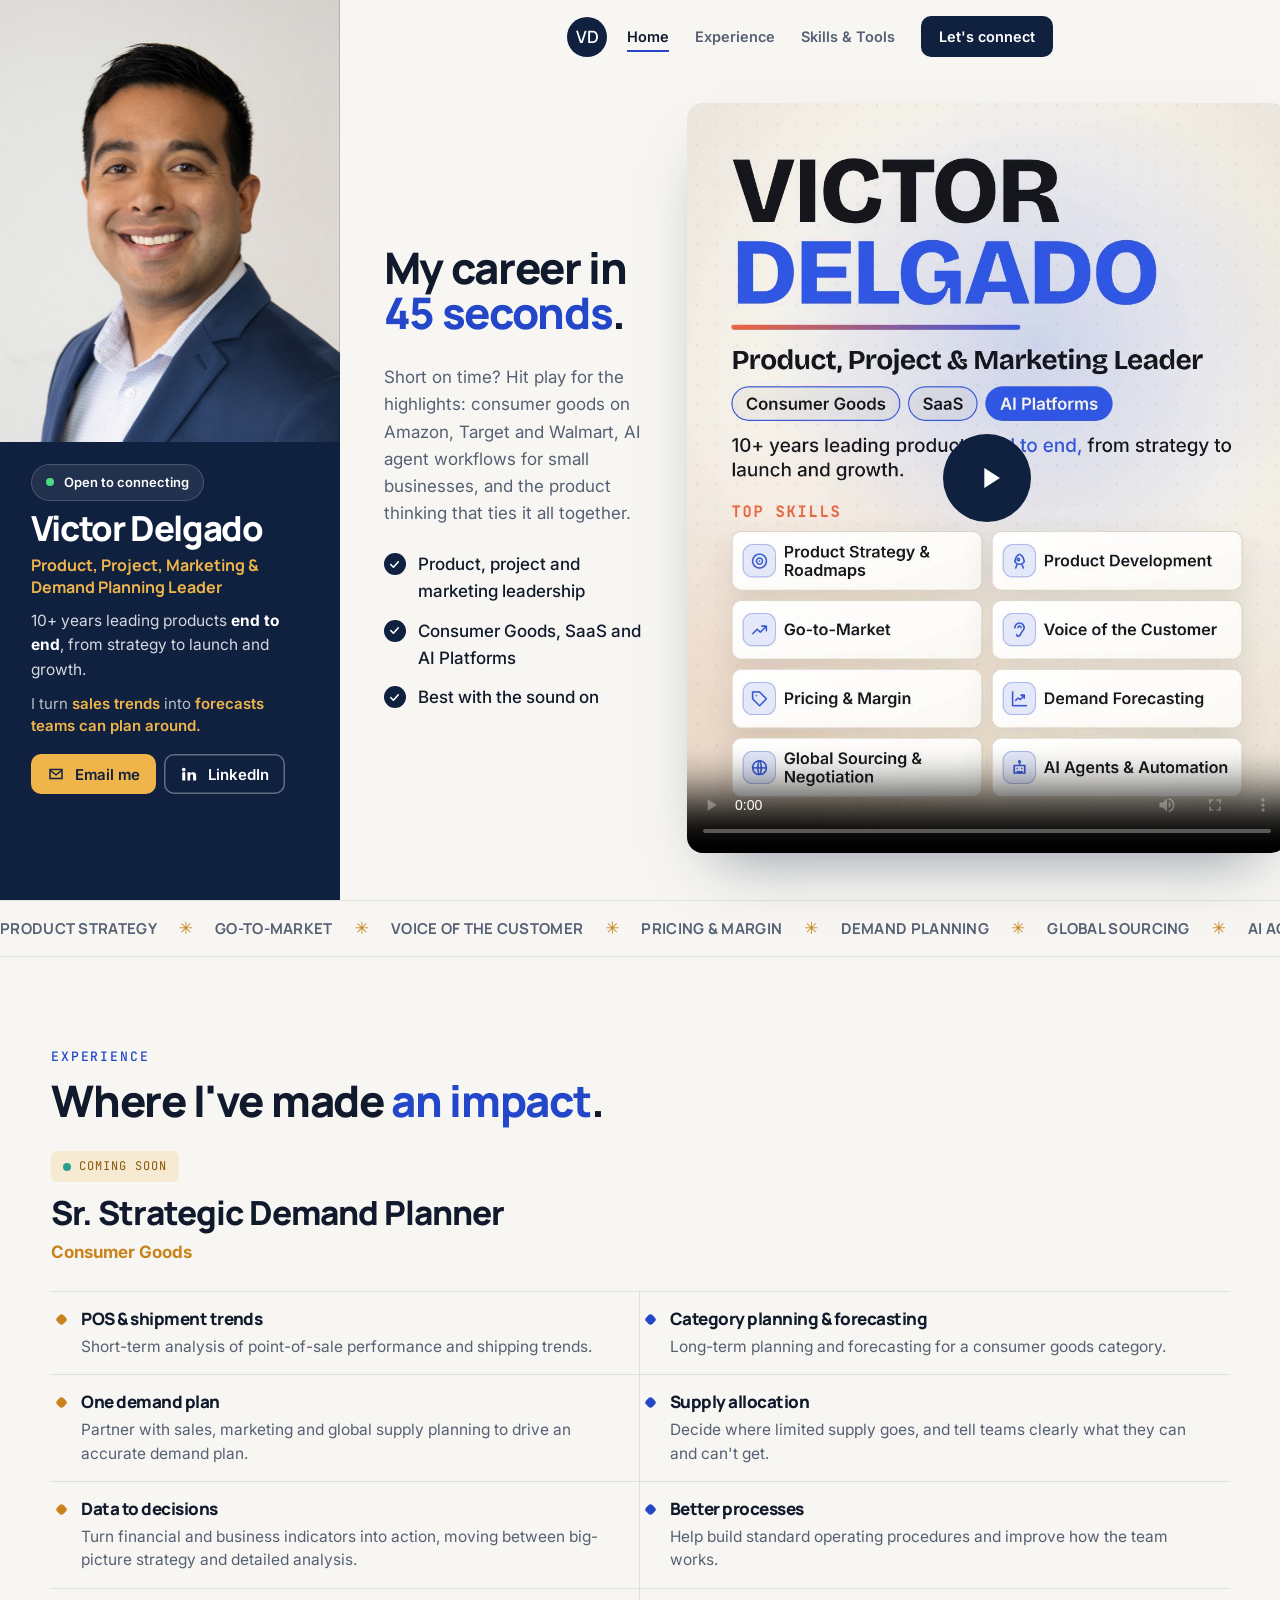
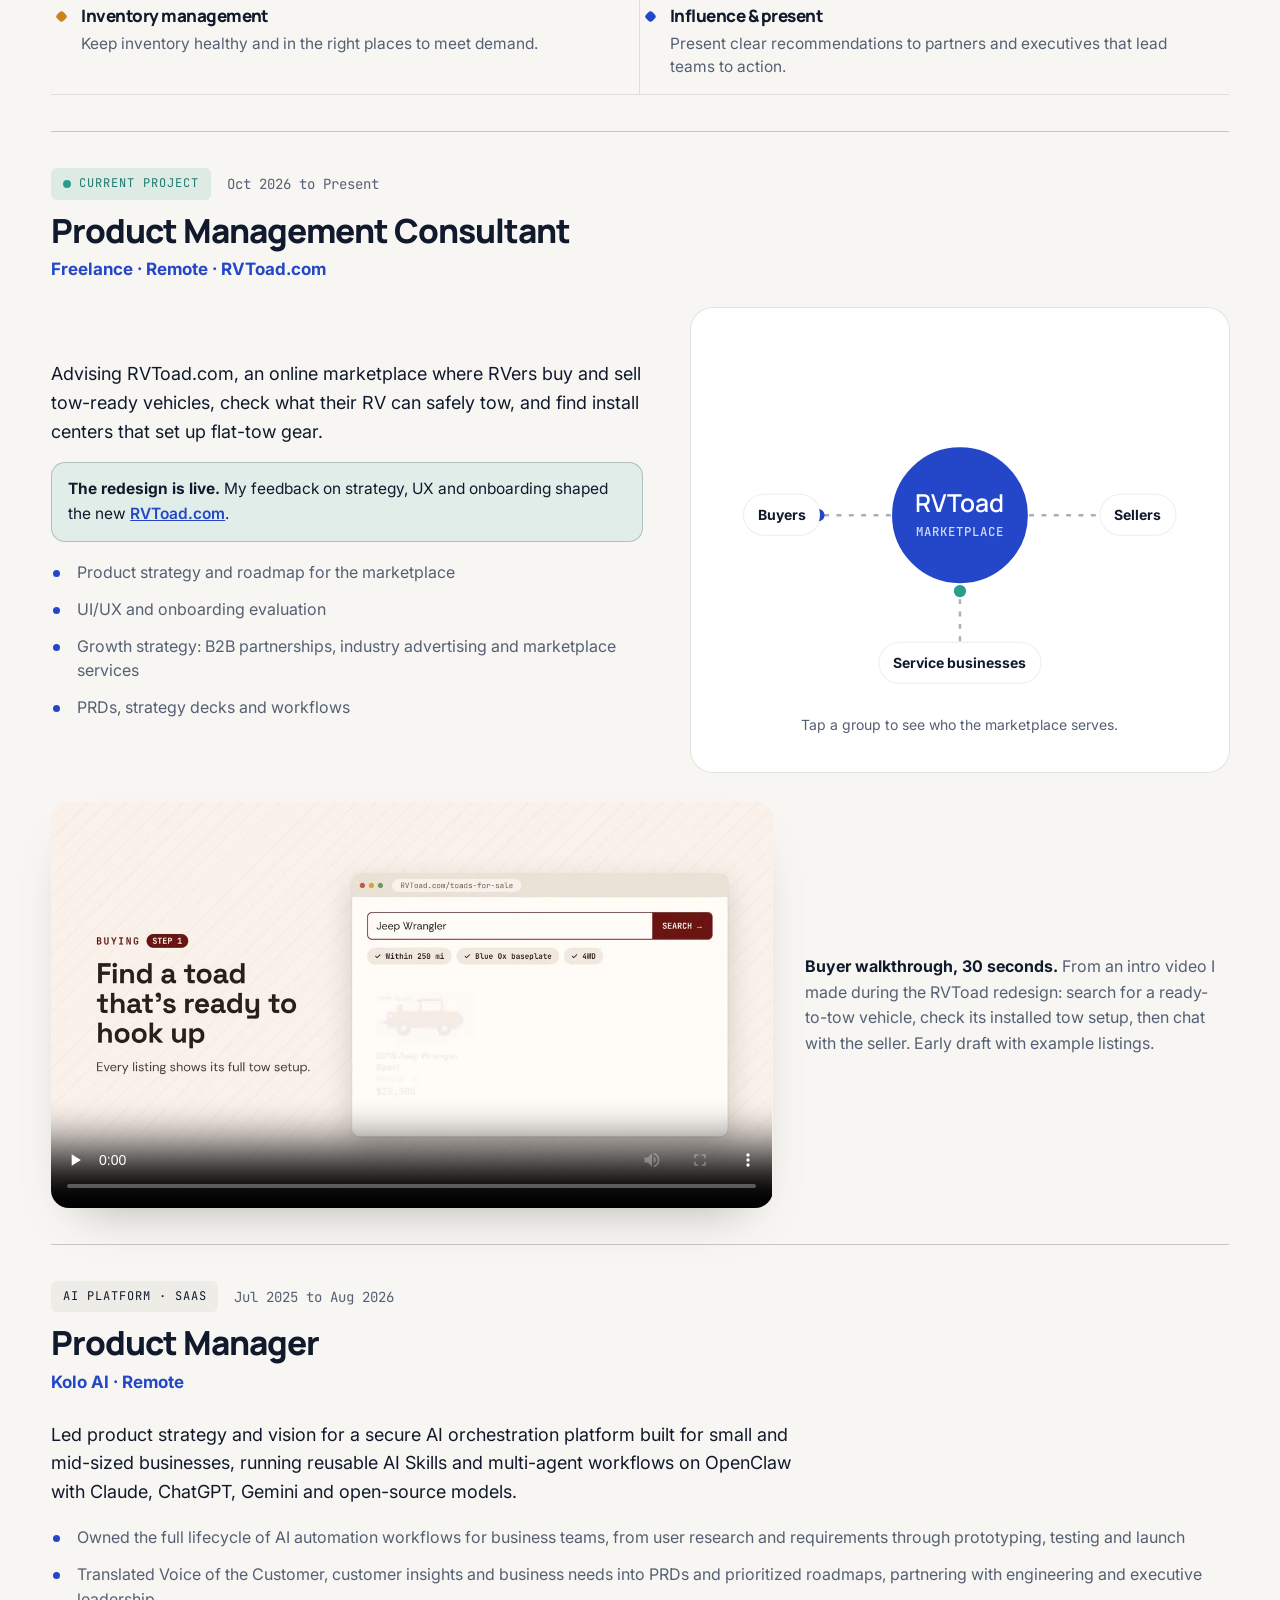
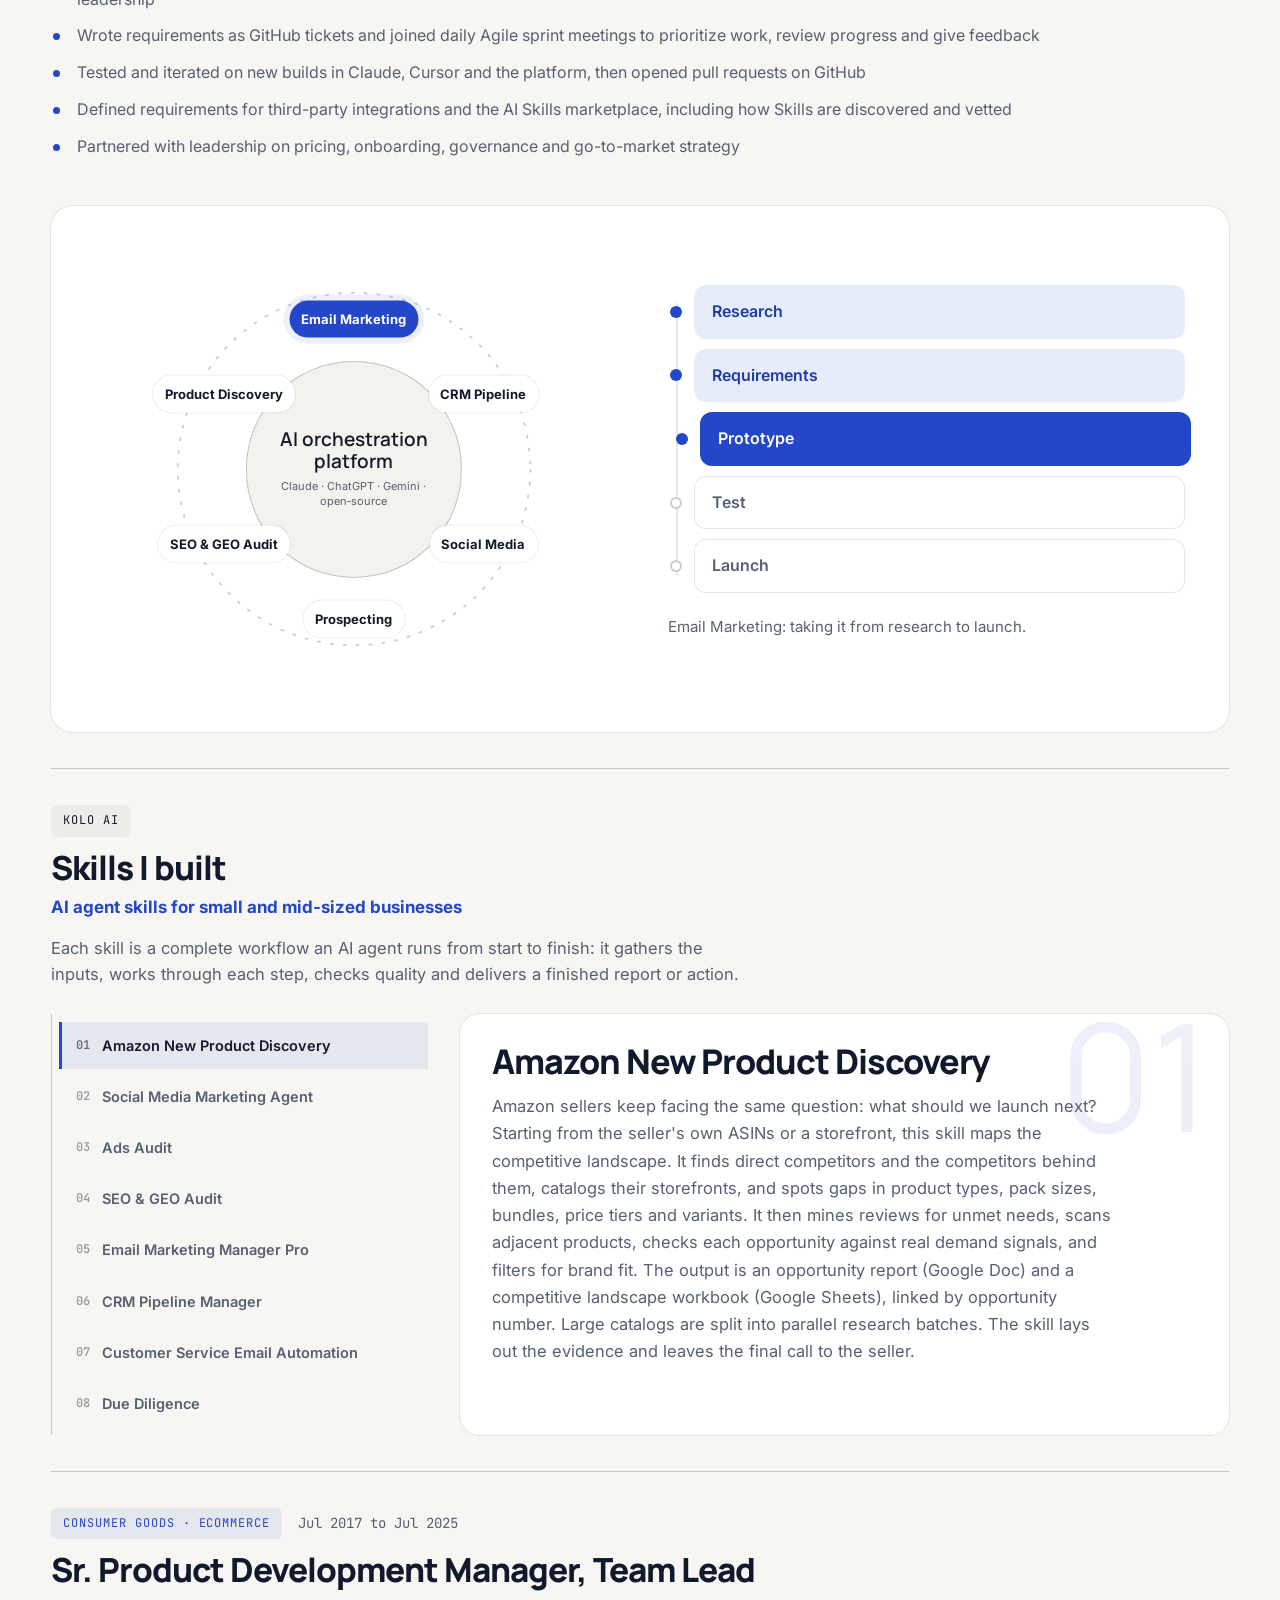
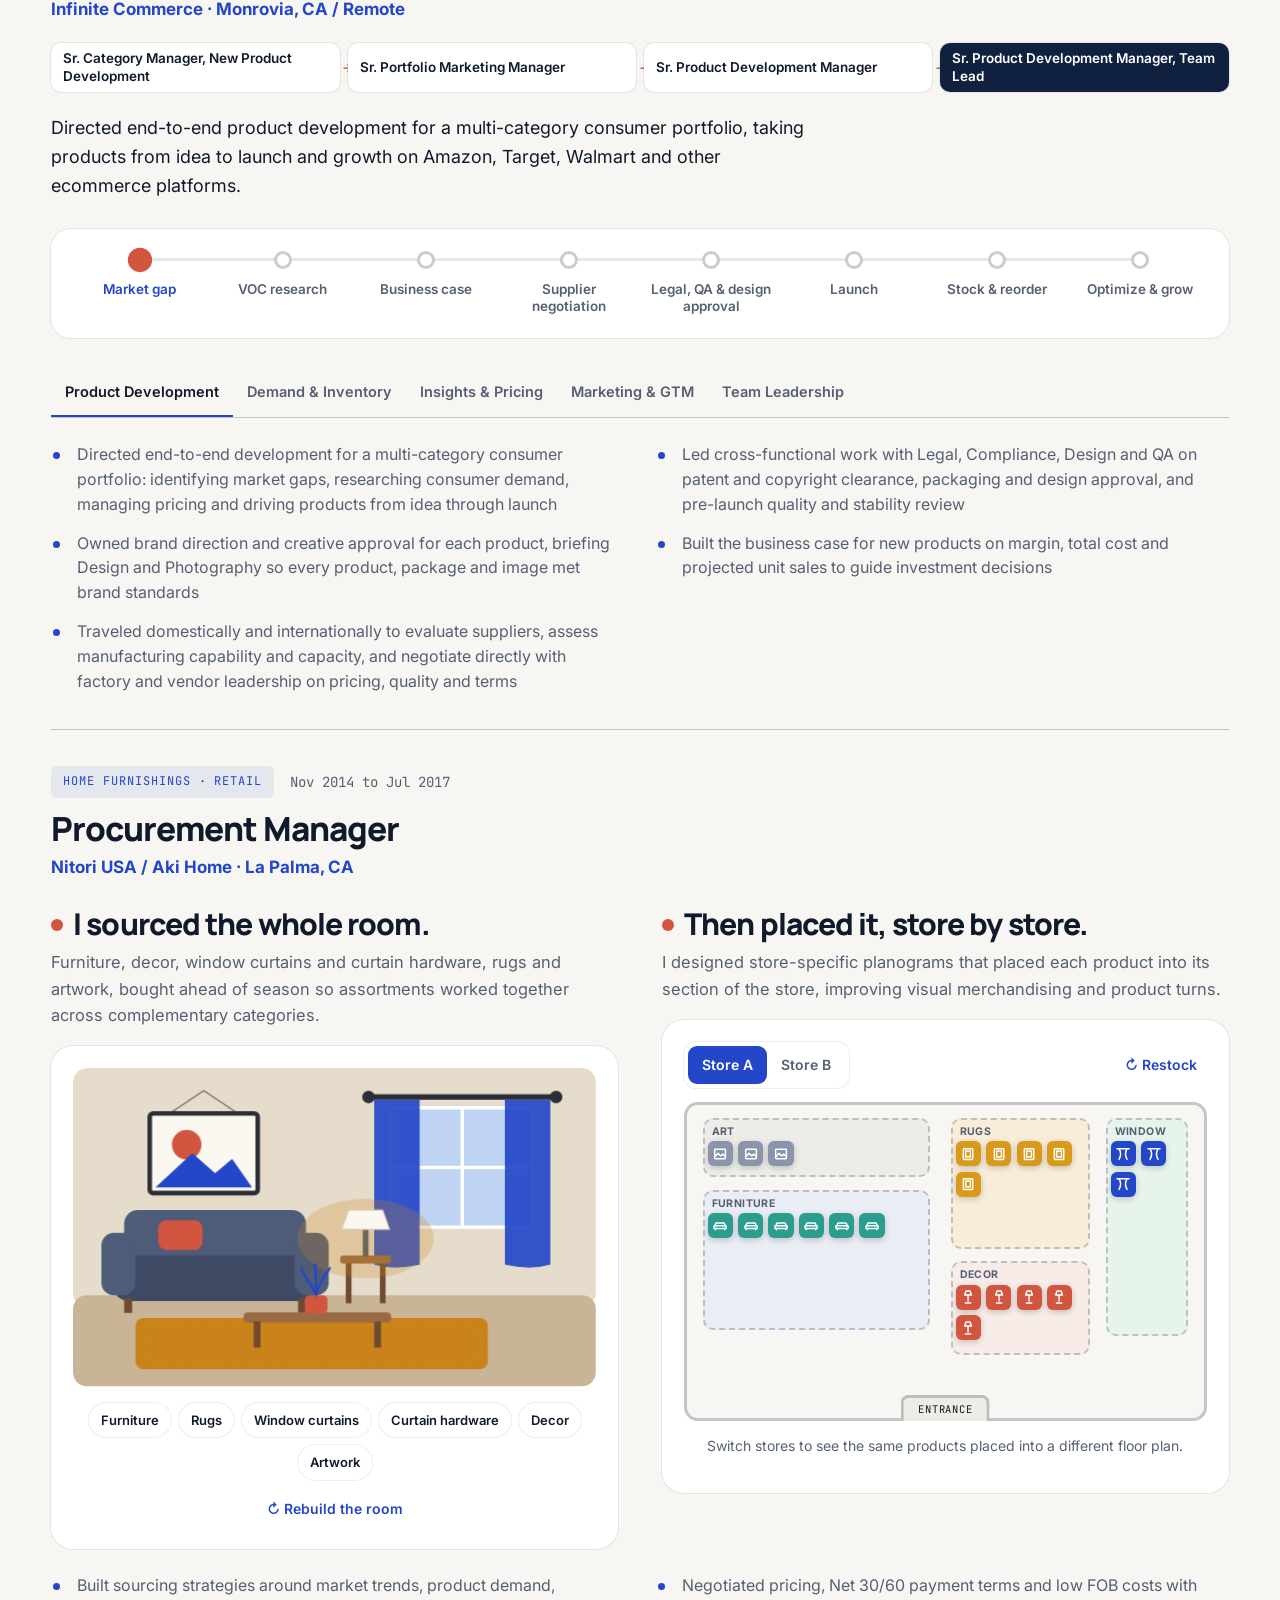
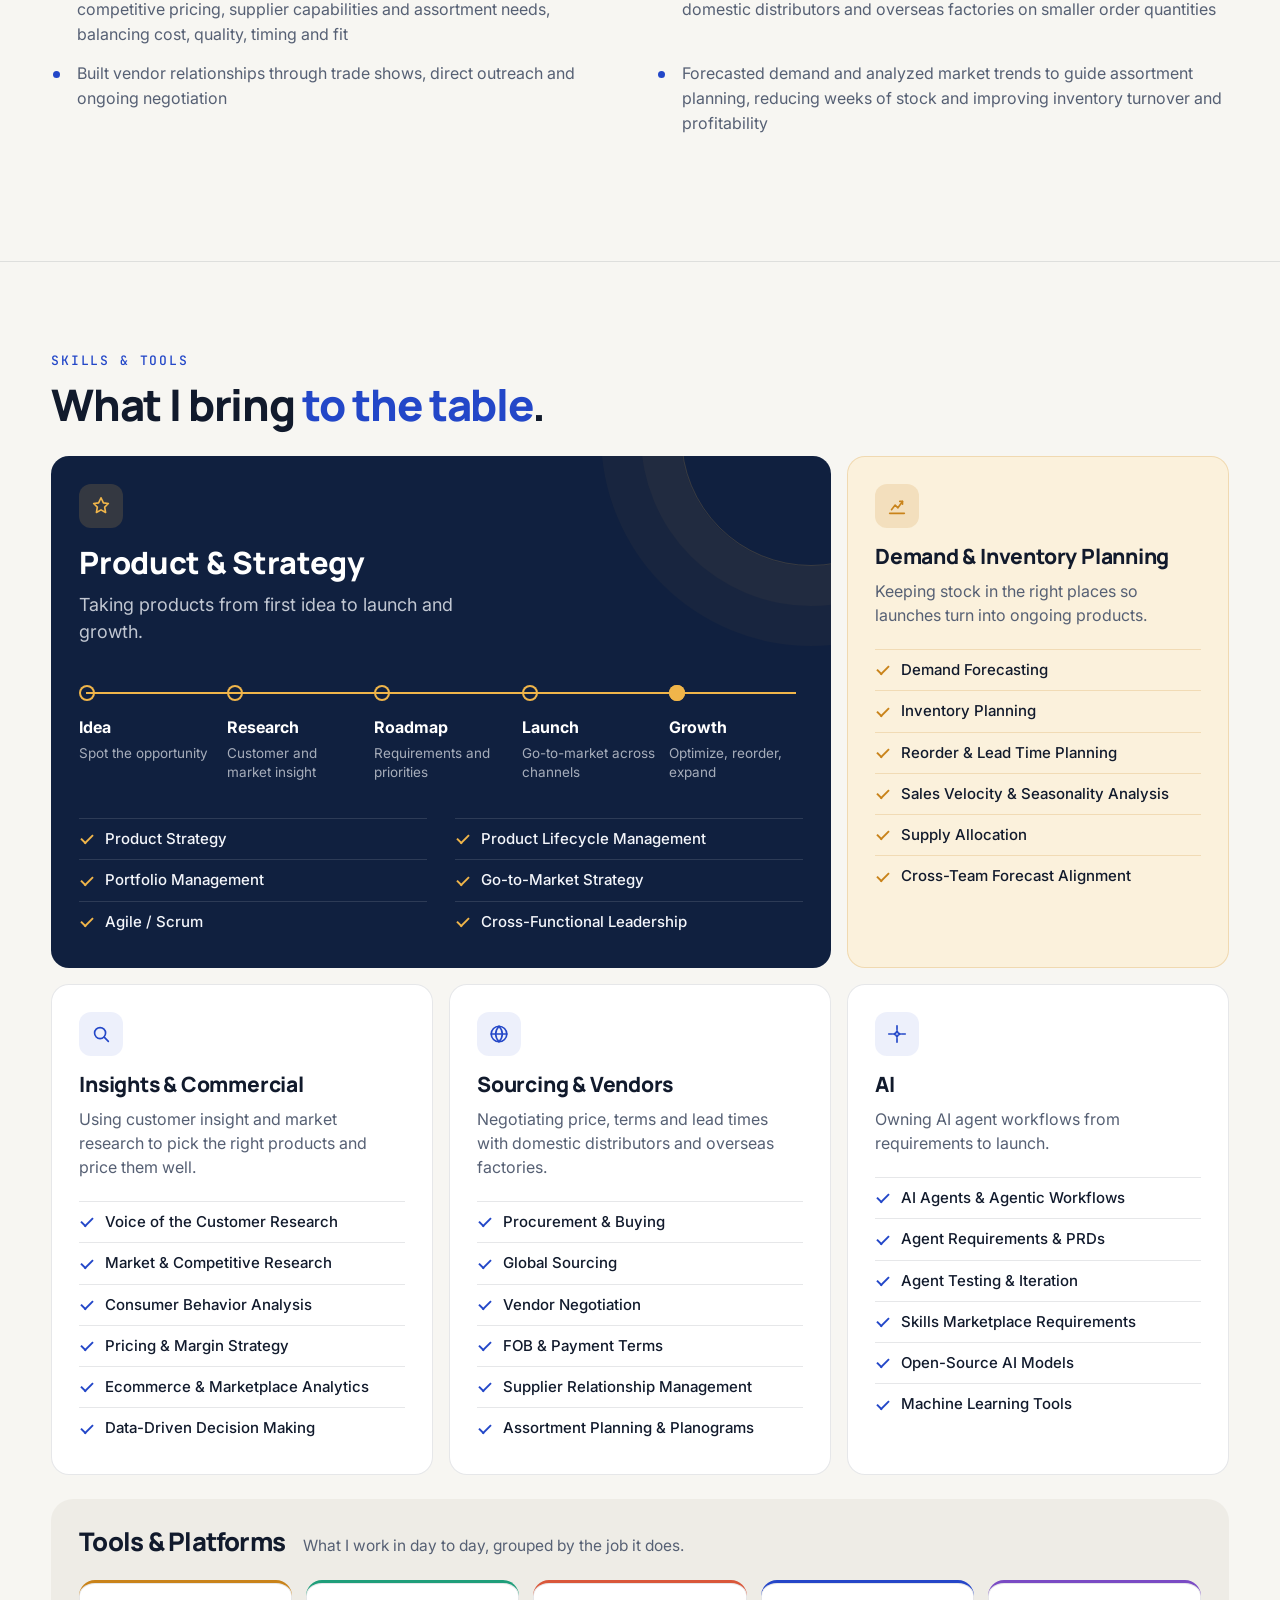
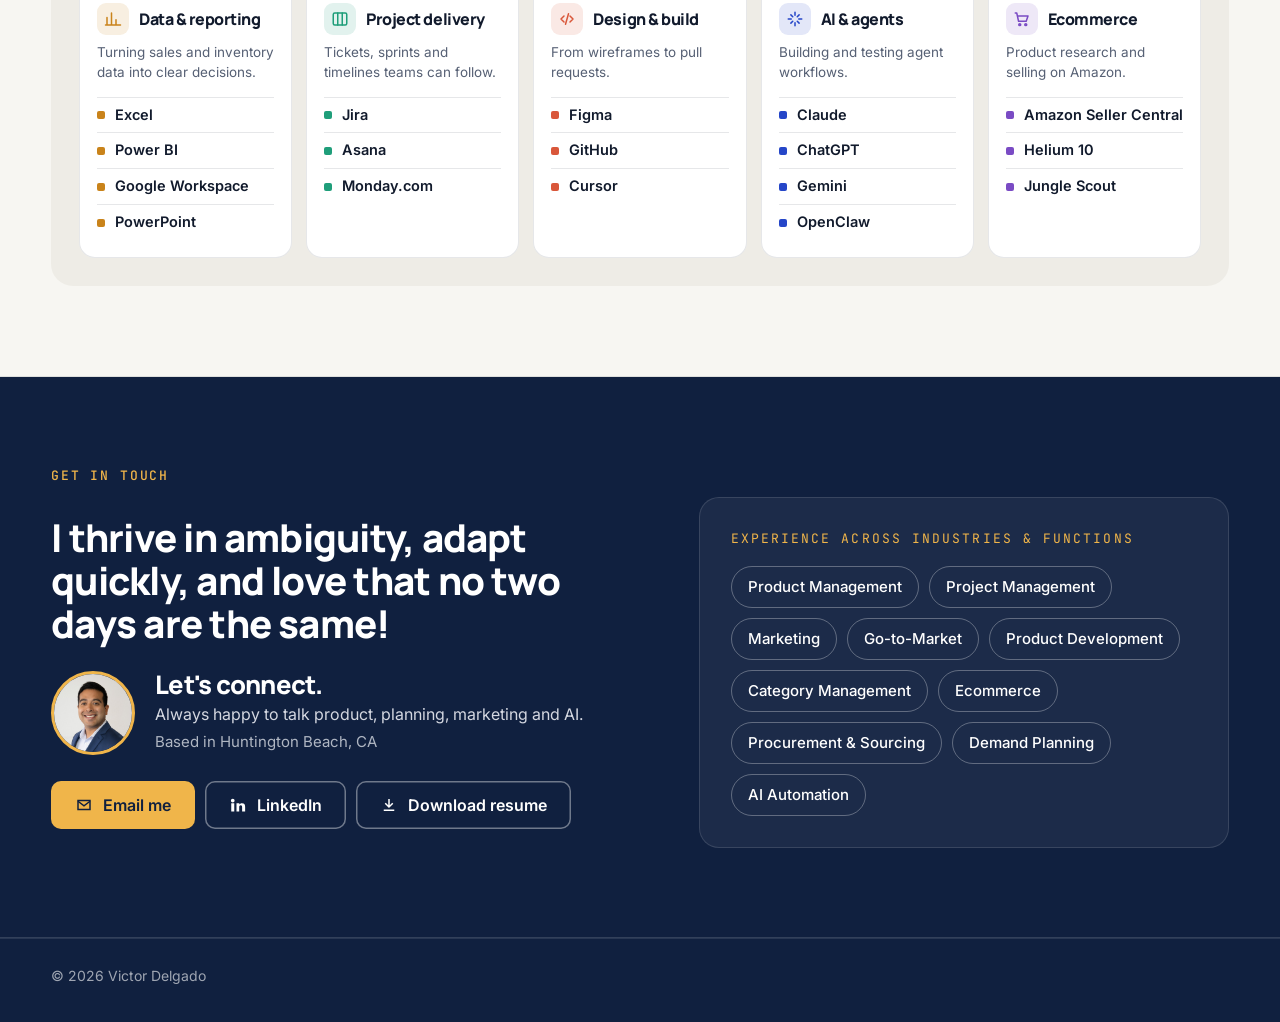
<file: index.html>
<!doctype html>
<html lang="en">
<head>
  <meta charset="utf-8">
  <script>document.documentElement.classList.add("js")</script>
  <meta name="viewport" content="width=device-width, initial-scale=1">
  <title>Victor Delgado | Product, Project, Marketing &amp; Demand Planning Leader</title>
  <meta name="author" content="Victor Delgado">
  <meta name="description" content="Victor Delgado: Product, Project, Marketing &amp; Demand Planning Leader across Consumer Goods, SaaS and AI Platforms. 10+ years leading products end to end, from strategy to launch and growth.">
  <meta name="theme-color" content="#10203F">

  <meta property="og:type" content="website">
  <meta property="og:url" content="https://victordelgadopm.github.io/">
  <meta property="og:title" content="Victor Delgado | Product, Project, Marketing &amp; Demand Planning Leader">
  <meta property="og:description" content="10+ years leading products end to end, from strategy to launch and growth. Consumer Goods, SaaS and AI Platforms.">
  <meta property="og:image" content="https://victordelgadopm.github.io/assets/og-card.png?v=3">
  <meta property="og:image:width" content="1200">
  <meta property="og:image:height" content="630">
  <meta name="twitter:card" content="summary_large_image">

  <link rel="icon" href="assets/favicon.svg" type="image/svg+xml">
  <link rel="preconnect" href="https://fonts.googleapis.com">
  <link rel="preconnect" href="https://fonts.gstatic.com" crossorigin>
  <link href="https://fonts.googleapis.com/css2?family=Manrope:wght@500;600;700;800&family=Inter:wght@400;500;600;700&family=JetBrains+Mono:wght@500&display=swap" rel="stylesheet">
  <link rel="stylesheet" href="styles.css?v=20261120c">
  <link rel="stylesheet" href="profile.css?v=20261120c">
</head>
<body class="o1">
  <div class="progress" aria-hidden="true"></div>
  <div class="side__track" aria-hidden="true"><span></span></div>
  <header class="nav ">
    <a href="#home" class="nav__logo" aria-label="Back to top">VD</a>
    <nav class="nav__links" id="navLinks" aria-label="Sections">
      <a href="#home" class="nav__logo nav__logo--inline" aria-label="Back to top">VD</a>
      <a href="#home">Home</a>
      <a href="#experience">Experience</a>
      <a href="#toolkit">Skills &amp; Tools</a>
      <a href="#contact" class="nav__pill">Let's connect</a>
    </nav>
    <button type="button" class="nav__menu" aria-expanded="false" aria-controls="navLinks"><svg viewBox="0 0 24 24" aria-hidden="true"><path d="M4 7h16M4 12h16M4 17h16" fill="none" stroke="currentColor" stroke-width="2" stroke-linecap="round"/></svg>Menu</button>
    <a href="#contact" class="btn btn--small nav__cta">Let's connect</a>
  </header>
  <section id="home" class="top">
  <aside class="side hero">
    <div class="side__photo tilt"><img src="assets/headshot.jpg" alt="Portrait of Victor Delgado" width="1000" height="1000"></div>
    <div class="side__body">
      <p class="eyebrow"><span class="dot-live"></span>Open to connecting</p>
      <h1 class="side__name">Victor Delgado</h1>
      <p class="side__title">Product, Project, Marketing &amp; Demand Planning Leader</p>
      <p class="side__lede">10+ years leading products <em>end to end</em>, from strategy to launch and growth.</p>
      <p class="hero__rotator" aria-live="polite"><span class="bw">I</span> <span class="bw">turn</span> <span class="bw"><b>sales</b></span> <span class="bw"><b>trends</b></span> <span class="bw">into</span> <span class="bw"><b>forecasts</b></span> <span class="bw"><b>teams</b></span> <span class="bw"><b>can</b></span> <span class="bw"><b>plan</b></span> <span class="bw"><b>around.</b></span></p>
      <div class="side__cta">
        <a href="#video" class="btn magnetic"><svg viewBox="0 0 24 24" aria-hidden="true"><path d="M8 5v14l11-7z"/></svg>Watch my video resume</a>
        <a href="#experience" class="btn btn--ghost magnetic">See my work</a>
      </div>
      <div class="side__cta side__cta--desk">
        <a href="mailto:vtdelg@gmail.com" class="btn magnetic"><svg viewBox="0 0 24 24" aria-hidden="true"><path d="M4 6h16v12H4z" fill="none" stroke="currentColor" stroke-width="2"/><path d="M4 7l8 6 8-6" fill="none" stroke="currentColor" stroke-width="2"/></svg>Email me</a>
        <a href="https://www.linkedin.com/in/victordelgado-product" class="btn btn--ghost magnetic" target="_blank" rel="noopener"><svg viewBox="0 0 24 24" aria-hidden="true"><path fill="currentColor" d="M4.98 3.5a2.5 2.5 0 1 1 0 5 2.5 2.5 0 0 1 0-5zM3 9.75h4v11H3zm7 0h3.8v1.5h.05c.53-1 1.83-1.75 3.4-1.75 3.6 0 4.25 2.2 4.25 5.1v6.15h-4v-5.45c0-1.3-.02-2.95-1.8-2.95-1.8 0-2.1 1.4-2.1 2.85v5.55H10z"/></svg>LinkedIn</a>
      </div>
    </div>
  </aside>
    <div id="video" class="top__video">
      <div class="blk__body vid">
        <div class="vid__copy"><h2>My career in <em>45 seconds</em>.</h2>
          <p>Short on time? Hit play for the highlights: consumer goods on Amazon, Target and Walmart, AI agent workflows for small businesses, and the product thinking that ties it all together.</p>
          <ul class="ticks">
<li>Product, project and marketing leadership</li>
<li>Consumer Goods, SaaS and AI Platforms</li>
<li>Best with the sound on</li>
</ul></div>
        <div class="vid__frame"><div class="screen">
          <video id="resumeVideo" src="assets/video-resume.mp4" poster="assets/video-poster.jpg" preload="metadata" playsinline controls></video>
          <button class="video__play" type="button" aria-label="Play video resume"><svg viewBox="0 0 24 24" aria-hidden="true"><path d="M8 5v14l11-7z"/></svg></button>
        </div></div>
      </div>
    </div>
  </section>
  <main class="main">
    <div class="strip" aria-hidden="true"><div class="marquee__track">
<span>Product Strategy</span><i>✳</i><span>Go-to-Market</span><i>✳</i><span>Voice of the Customer</span><i>✳</i><span>Pricing &amp; Margin</span><i>✳</i><span>Demand Planning</span><i>✳</i><span>Global Sourcing</span><i>✳</i><span>AI Agents &amp; Automation</span><i>✳</i><span>Roadmaps &amp; PRDs</span><i>✳</i>
<span>Product Strategy</span><i>✳</i><span>Go-to-Market</span><i>✳</i><span>Voice of the Customer</span><i>✳</i><span>Pricing &amp; Margin</span><i>✳</i><span>Demand Planning</span><i>✳</i><span>Global Sourcing</span><i>✳</i><span>AI Agents &amp; Automation</span><i>✳</i><span>Roadmaps &amp; PRDs</span><i>✳</i>
</div></div>
    <section id="experience" class="section blk">
      <div class="blk__label">Experience</div>
      <div class="blk__body"><h2 class="blk__h">Where I've made <em>an impact</em>.</h2>
      <article class="role role--wide role--next reveal" id="role-demand">
<div class="role__head">
<div class="role__meta"><span class="badge badge--amber"><span class="dot-live dot-live--amber"></span>Coming soon</span></div>
<h3 class="role__title">Sr. Strategic Demand Planner</h3>
<p class="role__co">Consumer Goods</p>
</div>
<ul class="duties">
<li class="duty reveal" style="--d:0"><h4>POS &amp; shipment trends</h4><p>Short-term analysis of point-of-sale performance and shipping trends.</p></li>
<li class="duty reveal" style="--d:1"><h4>Category planning &amp; forecasting</h4><p>Long-term planning and forecasting for a consumer goods category.</p></li>
<li class="duty reveal" style="--d:2"><h4>One demand plan</h4><p>Partner with sales, marketing and global supply planning to drive an accurate demand plan.</p></li>
<li class="duty reveal" style="--d:0"><h4>Supply allocation</h4><p>Decide where limited supply goes, and tell teams clearly what they can and can't get.</p></li>
<li class="duty reveal" style="--d:1"><h4>Data to decisions</h4><p>Turn financial and business indicators into action, moving between big-picture strategy and detailed analysis.</p></li>
<li class="duty reveal" style="--d:2"><h4>Better processes</h4><p>Help build standard operating procedures and improve how the team works.</p></li>
<li class="duty reveal" style="--d:0"><h4>Inventory management</h4><p>Keep inventory healthy and in the right places to meet demand.</p></li>
<li class="duty reveal" style="--d:1"><h4>Influence &amp; present</h4><p>Present clear recommendations to partners and executives that lead teams to action.</p></li>
</ul>
</article><article class="role reveal" id="role-rvtoad">
<div class="role__head">
<div class="role__meta"><span class="badge badge--live"><span class="dot-live"></span>Current project</span><span class="role__dates">Oct 2026 to Present</span></div>
<h3 class="role__title">Product Management Consultant</h3>
<p class="role__co">Freelance · Remote · RVToad.com</p>
</div>
<div class="role__body">
<div class="role__text">
<p class="role__sum">Advising RVToad.com, an online marketplace where RVers buy and sell tow-ready vehicles, check what their RV can safely tow, and find install centers that set up flat-tow gear.</p>
<p class="note note--live"><strong>The redesign is live.</strong> My feedback on strategy, UX and onboarding shaped the new <a href="https://rvtoad.com" rel="noopener" target="_blank">RVToad.com</a>.</p>
<ul class="list">
<li>Product strategy and roadmap for the marketplace</li>
<li>UI/UX and onboarding evaluation</li>
<li>Growth strategy: B2B partnerships, industry advertising and marketplace services</li>
<li>PRDs, strategy decks and workflows</li>
</ul>
</div>
<figure aria-label="Diagram: RVToad marketplace connecting buyers, sellers and service businesses" class="viz viz--market">
<div class="market-wrap">
<svg aria-hidden="true" class="market" viewbox="0 0 400 300">
<path class="market__path" d="M70 150 L200 150" id="mp1"></path>
<path class="market__path" d="M330 150 L200 150" id="mp2"></path>
<path class="market__path" d="M200 262 L200 150" id="mp3"></path>
<circle class="market__dot" r="5"><animatemotion dur="2.4s" repeatcount="indefinite"><mpath href="#mp1"></mpath></animatemotion></circle>
<circle class="market__dot market__dot--b" r="5"><animatemotion begin="0.8s" dur="2.4s" repeatcount="indefinite"><mpath href="#mp2"></mpath></animatemotion></circle>
<circle class="market__dot market__dot--c" r="5"><animatemotion begin="1.6s" dur="2.4s" repeatcount="indefinite"><mpath href="#mp3"></mpath></animatemotion></circle>
<circle class="market__pulse" cx="200" cy="150" r="54"></circle>
<circle class="market__hub" cx="200" cy="150" r="54"></circle>
<text class="market__hubtxt" x="200" y="147">RVToad</text>
<text class="market__hubsub" x="200" y="167">marketplace</text>
</svg>
<button class="node node--l" data-tip="Buyers: RVers shopping for a vehicle with tow gear already installed, plus a calculator to check what their RV can safely tow." type="button">Buyers</button>
<button class="node node--r" data-tip="Sellers: private owners, RV dealers and install shops listing tow-ready vehicles." type="button">Sellers</button>
<button class="node node--b" data-tip="Service businesses: install centers and service shops that set up flat-tow gear, reached through marketplace services and B2B partnerships." type="button">Service businesses</button>
</div>
<figcaption aria-live="polite" class="viz__tip">Tap a group to see who the marketplace serves.</figcaption>
</figure>
</div>
<figure class="rvvid">
<div class="rvvid__frame">
<video aria-label="RVToad buyer walkthrough video" controls="" playsinline="" poster="assets/rvtoad-poster.jpg" preload="none" src="assets/rvtoad-buyer.mp4"></video>
</div>
<figcaption><strong>Buyer walkthrough, 30 seconds.</strong> From an intro video I made during the RVToad redesign: search for a ready-to-tow vehicle, check its installed tow setup, then chat with the seller. Early draft with example listings.</figcaption>
</figure>
</article><article class="role reveal" id="role-kolo">
<div class="role__head">
<div class="role__meta"><span class="badge">AI Platform · SaaS</span><span class="role__dates">Jul 2025 to Aug 2026</span></div>
<h3 class="role__title">Product Manager</h3>
<p class="role__co">Kolo AI · Remote</p>
</div>
<div class="role__body">
<div class="role__text">
<p class="role__sum">Led product strategy and vision for a secure AI orchestration platform built for small and mid-sized businesses, running reusable AI Skills and multi-agent workflows on OpenClaw with Claude, ChatGPT, Gemini and open-source models.</p>
<ul class="list">
<li>Owned the full lifecycle of AI automation workflows for business teams, from user research and requirements through prototyping, testing and launch</li>
<li>Translated Voice of the Customer, customer insights and business needs into PRDs and prioritized roadmaps, partnering with engineering and executive leadership</li>
<li>Wrote requirements as GitHub tickets and joined daily Agile sprint meetings to prioritize work, review progress and give feedback</li>
<li>Tested and iterated on new builds in Claude, Cursor and the platform, then opened pull requests on GitHub</li>
<li>Defined requirements for third-party integrations and the AI Skills marketplace, including how Skills are discovered and vetted</li>
<li>Partnered with leadership on pricing, onboarding, governance and go-to-market strategy</li>
</ul>
</div>
<figure aria-label="Diagram: examples of AI agent workflows owned at Kolo AI" class="viz viz--agents">
<div class="orbit">
<svg aria-hidden="true" class="orbit__lines" viewbox="0 0 400 400">
<circle class="orbit__ring" cx="200" cy="200" r="150"></circle>
</svg>
<div class="orbit__core">
<strong>AI orchestration platform</strong>
<span>Claude · ChatGPT · Gemini · open&#8209;source</span>
</div>
<button class="agent" style="--a:-90deg" type="button">Email Marketing</button>
<button class="agent" style="--a:-30deg" type="button">CRM Pipeline</button>
<button class="agent" style="--a:30deg" type="button">Social Media</button>
<button class="agent" style="--a:90deg" type="button">Prospecting</button>
<button class="agent" style="--a:150deg" type="button">SEO &amp; GEO Audit</button>
<button class="agent" style="--a:210deg" type="button">Product Discovery</button>
</div>
<ol aria-label="Workflow lifecycle" class="lifecycle">
<li>Research</li><li>Requirements</li><li>Prototype</li><li>Test</li><li>Launch</li>
</ol>
<figcaption aria-live="polite" class="viz__tip">Examples of agent workflows I owned. Tap one to run it through the lifecycle.</figcaption>
</figure>
</div>
</article><article class="role role--skills reveal" id="role-kolo-skills">
<div class="role__head">
<div class="role__meta"><span class="badge">Kolo AI</span></div>
<h3 class="role__title">Skills I built</h3>
<p class="role__co">AI agent skills for small and mid-sized businesses</p>
<p class="role__sum skills__intro">Each skill is a complete workflow an AI agent runs from start to finish: it gathers the inputs, works through each step, checks quality and delivers a finished report or action.</p>
</div>
<div class="tabs skills" data-tabs="">
<div aria-label="Skills I built at Kolo AI" class="tabs__list skills__list" role="tablist">
<button aria-controls="sk0" aria-selected="true" id="tab-sk0" role="tab" type="button"><span class="skills__num">01</span>Amazon New Product Discovery</button>
<button aria-controls="sk1" aria-selected="false" id="tab-sk1" role="tab" tabindex="-1" type="button"><span class="skills__num">02</span>Social Media Marketing Agent</button>
<button aria-controls="sk2" aria-selected="false" id="tab-sk2" role="tab" tabindex="-1" type="button"><span class="skills__num">03</span>Ads Audit</button>
<button aria-controls="sk3" aria-selected="false" id="tab-sk3" role="tab" tabindex="-1" type="button"><span class="skills__num">04</span>SEO &amp; GEO Audit</button>
<button aria-controls="sk4" aria-selected="false" id="tab-sk4" role="tab" tabindex="-1" type="button"><span class="skills__num">05</span>Email Marketing Manager Pro</button>
<button aria-controls="sk5" aria-selected="false" id="tab-sk5" role="tab" tabindex="-1" type="button"><span class="skills__num">06</span>CRM Pipeline Manager</button>
<button aria-controls="sk6" aria-selected="false" id="tab-sk6" role="tab" tabindex="-1" type="button"><span class="skills__num">07</span>Customer Service Email Automation</button>
<button aria-controls="sk7" aria-selected="false" id="tab-sk7" role="tab" tabindex="-1" type="button"><span class="skills__num">08</span>Due Diligence</button>
</div>
<div class="skills__panels">
<div aria-labelledby="tab-sk0" class="tabs__panel skills__panel" id="sk0" role="tabpanel">
<span class="skills__big">01</span>
<h4>Amazon New Product Discovery</h4>
<p>Amazon sellers keep facing the same question: what should we launch next? Starting from the seller's own ASINs or a storefront, this skill maps the competitive landscape. It finds direct competitors and the competitors behind them, catalogs their storefronts, and spots gaps in product types, pack sizes, bundles, price tiers and variants. It then mines reviews for unmet needs, scans adjacent products, checks each opportunity against real demand signals, and filters for brand fit. The output is an opportunity report (Google Doc) and a competitive landscape workbook (Google Sheets), linked by opportunity number. Large catalogs are split into parallel research batches. The skill lays out the evidence and leaves the final call to the seller.</p>
</div>
<div aria-labelledby="tab-sk1" class="tabs__panel skills__panel" hidden="" id="sk1" role="tabpanel">
<span class="skills__big">02</span>
<h4>Social Media Marketing Agent</h4>
<p>Small brands know they should post consistently, but few have time to research what works and keep up across five platforms. This marketing copilot has two modes. Research scans competitors in the niche and delivers a chat summary, a Google Doc report and a screenshot album. Create learns the brand's voice and brand kit, then turns one idea into drafts written for each platform (LinkedIn, X, TikTok, Instagram and Facebook) and shows them on an approval card where the owner can edit them. It is designed to schedule and publish through a virtual browser using the owner's own logged-in accounts, so it can do what the owner can do on each platform with no API keys. It prefers each platform's own scheduler, has a self-healing layer that adapts when a platform changes its layout, confirms posts actually went live, and never publishes without the owner's sign-off.</p>
</div>
<div aria-labelledby="tab-sk2" class="tabs__panel skills__panel" hidden="" id="sk2" role="tabpanel">
<span class="skills__big">03</span>
<h4>Ads Audit</h4>
<p>Small businesses often spend on ads across several platforms with no clear view of what's working. This skill audits paid media across Google, Meta, Amazon, LinkedIn, TikTok, Microsoft and other channels from whatever the owner uploads (exports, screenshots, or links). Specialist agents review tracking, budget, creative, compliance and each platform in parallel. The results roll up into a health score and grade, quick wins, and a 7/30/90 day action plan, delivered as a Google Doc report plus scorecard sheets. An optional full audit adds competitor research, and returning clients are remembered so repeat audits start faster.</p>
</div>
<div aria-labelledby="tab-sk3" class="tabs__panel skills__panel" hidden="" id="sk3" role="tabpanel">
<span class="skills__big">04</span>
<h4>SEO &amp; GEO Audit</h4>
<p>Customers now find businesses through AI answers like ChatGPT and Google AI as well as through Google search. This skill audits both. It checks Google Maps to see whether the business has a Google Business Profile, then follows one of two audit paths: one for local businesses with a profile, one for online-only brands. It crawls the site and sitemap, runs keyword searches, pulls Google Business Profile data, and checks technical SEO, schema, and Shopify, WordPress and Wix specifics. Google Search Console, Analytics, Ahrefs or SEMrush can be connected for deeper data. Every section of the report spells out the issues found, what to do, and the GEO impact. The report runs through a QA checklist before it's delivered as a Google Doc.</p>
</div>
<div aria-labelledby="tab-sk4" class="tabs__panel skills__panel" hidden="" id="sk4" role="tabpanel">
<span class="skills__big">05</span>
<h4>Email Marketing Manager Pro</h4>
<p>SMB outreach usually fails one of two ways: spam filters or a burned sender reputation. This skill runs multi-touch email campaigns from a connected Gmail or Outlook account the way a careful person would. It imports contact lists from files or shared links, drafts each touch for the owner's approval, sends one email at a time at a human pace during business hours, and follows up only with verified non-responders. It tracks replies, bounces and unsubscribes in one contact status view, honors opt-outs permanently, adds an unsubscribe and address footer to every email, and drafts replies to warm leads for approval.</p>
</div>
<div aria-labelledby="tab-sk5" class="tabs__panel skills__panel" hidden="" id="sk5" role="tabpanel">
<span class="skills__big">06</span>
<h4>CRM Pipeline Manager</h4>
<p>Many small teams can't justify a heavy CRM, so deals live in inboxes and spreadsheets. This is an AI-native CRM the team runs in plain language: accounts, contacts, deals, tasks, activity history and pipeline forecasting. A guided setup interview captures the team's real sales process, and data can be migrated from Salesforce, HubSpot, Pipedrive or spreadsheets. Permission tiers decide what the agent does on its own versus what needs approval, every change is logged and can be undone, and daily digests and reports flag deal risk and next best actions.</p>
</div>
<div aria-labelledby="tab-sk6" class="tabs__panel skills__panel" hidden="" id="sk6" role="tabpanel">
<span class="skills__big">07</span>
<h4>Customer Service Email Automation</h4>
<p>Small businesses lose customers when support emails sit unanswered, but most owners aren't ready to let AI reply on their behalf. This skill learns the business from its website, policy pages, shared files and past customer emails, then drafts replies in the owner's own voice. Every draft goes to an approval queue where the owner can approve, edit or reject it, and every edit feeds back into how it learns. It grounds answers only in the business's real policies and live order or booking data, escalates sensitive issues like legal threats or chargebacks straight to a person, flags emails still waiting on a reply, and logs questions the website couldn't answer. Once a category of email has earned a strong approval record, the agent can propose auto-responding to that category only, with ongoing spot checks. The owner can take that autonomy back instantly.</p>
</div>
<div aria-labelledby="tab-sk7" class="tabs__panel skills__panel" hidden="" id="sk7" role="tabpanel">
<span class="skills__big">08</span>
<h4>Due Diligence</h4>
<p>Before a partnership, acquisition, investment or big sales pitch, small teams rarely have the time or analysts for deep company research. From just a company name or URL, this skill produces a full due diligence report covering the company profile and business model, market sizing, competitive positioning, digital presence, customer reputation, product and IP, financial signals, leadership and growth indicators, then a SWOT and strategic considerations. Three research agents work in parallel to keep it fast, and each section passes a quality check before the report is assembled. Where public evidence is thin, the report says so instead of filling the gap with guesses. It's delivered as a Google Doc, a OneDrive document, or a PDF, depending on what the owner has connected.</p>
</div>
</div>
</div>
</article><article class="role role--wide reveal" id="role-infinite">
<div class="role__head">
<div class="role__meta"><span class="badge badge--coral">Consumer Goods · Ecommerce</span><span class="role__dates">Jul 2017 to Jul 2025</span></div>
<h3 class="role__title">Sr. Product Development Manager, Team Lead</h3>
<p class="role__co">Infinite Commerce · Monrovia, CA / Remote</p>
<ol aria-label="Career progression at Infinite Commerce" class="ladder">
<li>Sr. Category Manager, New Product Development</li>
<li aria-hidden="true" class="ladder__arrow"></li>
<li>Sr. Portfolio Marketing Manager</li>
<li aria-hidden="true" class="ladder__arrow"></li>
<li>Sr. Product Development Manager</li>
<li aria-hidden="true" class="ladder__arrow"></li>
<li class="ladder__top">Sr. Product Development Manager, Team Lead</li>
</ol>
</div>
<p class="role__sum">Directed end-to-end product development for a multi-category consumer portfolio, taking products from idea to launch and growth on Amazon, Target, Walmart and other ecommerce platforms.</p>
<div aria-label="How a product moved from idea to growth" class="pipeline">
<div class="pipeline__bar"><span></span></div>
<ol>
<li>Market gap</li>
<li>VOC research</li>
<li>Business case</li>
<li>Supplier negotiation</li>
<li>Legal, QA &amp; design approval</li>
<li>Launch</li>
<li>Stock &amp; reorder</li>
<li>Optimize &amp; grow</li>
</ol>
</div>
<div class="tabs" data-tabs="">
<div aria-label="Infinite Commerce responsibilities" class="tabs__list" role="tablist">
<button aria-controls="t-dev" aria-selected="true" id="tab-dev" role="tab" type="button">Product Development</button>
<button aria-controls="t-inv" aria-selected="false" id="tab-inv" role="tab" tabindex="-1" type="button">Demand &amp; Inventory</button>
<button aria-controls="t-ins" aria-selected="false" id="tab-ins" role="tab" tabindex="-1" type="button">Insights &amp; Pricing</button>
<button aria-controls="t-mkt" aria-selected="false" id="tab-mkt" role="tab" tabindex="-1" type="button">Marketing &amp; GTM</button>
<button aria-controls="t-lead" aria-selected="false" id="tab-lead" role="tab" tabindex="-1" type="button">Team Leadership</button>
</div>
<div aria-labelledby="tab-dev" class="tabs__panel" id="t-dev" role="tabpanel">
<ul class="list list--grid">
<li>Directed end-to-end development for a multi-category consumer portfolio: identifying market gaps, researching consumer demand, managing pricing and driving products from idea through launch</li>
<li>Led cross-functional work with Legal, Compliance, Design and QA on patent and copyright clearance, packaging and design approval, and pre-launch quality and stability review</li>
<li>Owned brand direction and creative approval for each product, briefing Design and Photography so every product, package and image met brand standards</li>
<li>Built the business case for new products on margin, total cost and projected unit sales to guide investment decisions</li>
<li>Traveled domestically and internationally to evaluate suppliers, assess manufacturing capability and capacity, and negotiate directly with factory and vendor leadership on pricing, quality and terms</li>
</ul>
</div>
<div aria-labelledby="tab-inv" class="tabs__panel" hidden="" id="t-inv" role="tabpanel">
<ul class="list list--grid">
<li>Monitored inventory flow across the portfolio, from overseas production through company warehouses to Amazon fulfillment centers, keeping stock in place end to end so listings stayed available</li>
<li>Worked with the forecasting and operations teams after launch to get stock to the right places and keep reorders on time, so new products kept selling and became ongoing products</li>
<li>Analyzed sales velocity and seasonal patterns to flag reorder needs to the forecasting team early, covering long overseas lead times and preventing stockouts and lost rankings</li>
<li>Built an Excel master tracker from Power BI data to monitor products, inventory and key metrics, flag at-risk products and guide decisions on new variants</li>
</ul>
</div>
<div aria-labelledby="tab-ins" class="tabs__panel" hidden="" id="t-ins" role="tabpanel">
<ul class="list list--grid">
<li>Ran Voice of the Customer research through competitive analysis and customer review mining to find product gaps, complaints and unmet demand, directly shaping new product development</li>
<li>Owned product pricing and commercial strategy, weighing competitive position, market conditions, consumer demand and financial goals to balance growth and profitability</li>
<li>Monitored product-level margin and sales against sourcing targets, adjusting pricing, listings and keywords to revive underperforming items and avoid discontinuation</li>
</ul>
</div>
<div aria-labelledby="tab-mkt" class="tabs__panel" hidden="" id="t-mkt" role="tabpanel">
<ul class="list list--grid">
<li>Directed go-to-market for new launches on Amazon, Target, Walmart and other ecommerce platforms, with complete, brand-aligned listings and creative ready at launch</li>
<li>Owned listing optimization across the active portfolio: titles, keywords, images and pricing</li>
<li>Monitored advertising keyword performance, found underperforming and missing keywords, and directed the advertising team on targeting and spend</li>
<li>Drove conversion through pricing updates, promotional placements and virtual bundles</li>
</ul>
</div>
<div aria-labelledby="tab-lead" class="tabs__panel" hidden="" id="t-lead" role="tabpanel">
<ul class="list list--grid">
<li>Led and mentored Product Development Managers on strategy, prioritization, execution and professional growth, and standardized development processes across teams</li>
<li>Extended influence beyond my formal scope, spotting issues and driving changes in sourcing, design, marketing and forecasting to protect each product's performance and brand</li>
<li>Used ecommerce data, consumer trends and machine learning tools to uncover assortment gaps and growth opportunities across a large multi-category portfolio</li>
<li>Partnered with global teams in sourcing, design and operations to execute category strategies and scale product development</li>
</ul>
</div>
</div>
</article><article class="role role--wide reveal" id="role-nitori">
<div class="role__head">
<div class="role__meta"><span class="badge badge--coral">Home Furnishings · Retail</span><span class="role__dates">Nov 2014 to Jul 2017</span></div>
<h3 class="role__title">Procurement Manager</h3>
<p class="role__co">Nitori USA / Aki Home · La Palma, CA</p>
</div>
<div class="nitori">
<div class="nitori__col">
<h4 class="nitori__h">I sourced the whole room.</h4>
<p class="role__sum">Furniture, decor, window curtains and curtain hardware, rugs and artwork, bought ahead of season so assortments worked together across complementary categories.</p>
<figure class="viz viz--room">
<svg aria-label="A living room built from the categories I sourced: sofa, tables, lamp, vase, rug, curtains, curtain rod and artwork" class="room" role="img" viewbox="0 0 920 560">
<rect class="room__wall" height="420" rx="24" width="920" x="0" y="0"></rect>
<rect class="room__floor" height="160" rx="24" width="920" x="0" y="400"></rect>
<rect class="room__glass" height="210" rx="8" width="250" x="560" y="70"></rect>
<line class="room__mullion" x1="685" x2="685" y1="70" y2="280"></line>
<line class="room__mullion" x1="560" x2="810" y1="175" y2="175"></line>
<g class="item it-hardware" data-cat="hardware">
<rect height="10" rx="5" width="330" x="520" y="46"></rect>
<circle cx="520" cy="51" r="11"></circle><circle cx="850" cy="51" r="11"></circle>
</g>
<g class="item it-curtains" data-cat="curtains">
<path class="drape drape--l" d="M530,56 h80 v290 q-45,10 -80,0 z"></path>
<path class="drape drape--r" d="M840,56 h-80 v290 q45,10 80,0 z"></path>
</g>
<g class="item it-art" data-cat="art">
<line class="art__wire" x1="230" x2="170" y1="40" y2="80"></line>
<line class="art__wire" x1="230" x2="290" y1="40" y2="80"></line>
<rect class="art__frame" height="140" rx="6" width="190" x="135" y="80"></rect>
<circle class="art__sun" cx="200" cy="135" r="26"></circle>
<path class="art__hill" d="M145,210 L210,150 L250,185 L280,160 L315,210 Z"></path>
</g>
<g class="item it-rug" data-cat="rugs">
<rect class="rug__base" height="90" rx="14" width="620" x="110" y="440"></rect>
<rect class="rug__trim" height="66" rx="10" width="588" x="126" y="452"></rect>
</g>
<g class="item it-sofa" data-cat="furniture">
<rect class="sofa__seat" height="110" rx="28" width="360" x="70" y="300"></rect>
<rect class="sofa__back" height="80" rx="24" width="320" x="90" y="250"></rect>
<rect class="sofa__back" height="110" rx="22" width="60" x="50" y="290"></rect>
<rect class="sofa__back" height="110" rx="22" width="60" x="390" y="290"></rect>
<rect class="wood--dark" height="26" width="14" x="90" y="405"></rect>
<rect class="wood--dark" height="26" width="14" x="396" y="405"></rect>
</g>
<g class="item it-table" data-cat="furniture">
<rect class="wood" height="18" rx="8" width="260" x="300" y="430"></rect>
<rect class="wood--dark" height="46" width="12" x="318" y="446"></rect>
<rect class="wood--dark" height="46" width="12" x="530" y="446"></rect>
</g>
<g class="item it-side" data-cat="furniture">
<rect class="wood" height="14" rx="6" width="90" x="470" y="330"></rect>
<rect class="wood--dark" height="70" width="10" x="480" y="344"></rect>
<rect class="wood--dark" height="70" width="10" x="540" y="344"></rect>
</g>
<g class="item it-decor" data-cat="decor">
<ellipse class="decor__glow" cx="515" cy="300" rx="120" ry="70"></ellipse>
<rect class="decor__pole" height="52" width="10" x="510" y="280"></rect>
<path class="decor__shade" d="M485,250 h60 l12,34 h-84 z"></path>
<rect class="decor__pillow" height="52" rx="14" width="78" x="150" y="268"></rect>
<rect class="decor__vase" height="32" rx="8" width="40" x="408" y="400"></rect>
<path class="decor__stems" d="M428,400 C418,375 405,368 402,352 M428,400 C434,374 444,364 452,352 M428,400 C427,380 428,366 426,346"></path>
</g>
</svg>
<div aria-label="Highlight a category" class="room__legend" role="group">
<button data-cat="furniture" type="button">Furniture</button>
<button data-cat="rugs" type="button">Rugs</button>
<button data-cat="curtains" type="button">Window curtains</button>
<button data-cat="hardware" type="button">Curtain hardware</button>
<button data-cat="decor" type="button">Decor</button>
<button data-cat="art" type="button">Artwork</button>
</div>
<button class="replay" data-replay="room" type="button">↻ Rebuild the room</button>
</figure>
</div>
<div class="nitori__col">
<h4 class="nitori__h">Then placed it, store by store.</h4>
<p class="role__sum">I designed store-specific planograms that placed each product into its section of the store, improving visual merchandising and product turns.</p>
<figure class="viz viz--plano">
<div class="plano__bar">
<div aria-label="Choose a store layout" class="seg" role="group">
<button aria-pressed="true" data-store="0" type="button">Store A</button>
<button aria-pressed="false" data-store="1" type="button">Store B</button>
</div>
<button class="replay replay--inline" data-replay="plano" type="button">↻ Restock</button>
</div>
<div aria-label="Top-down store floor plan with products moving into their sections" class="plano" id="plano" role="img">
<div class="plano__door">Entrance</div>
</div>
<figcaption class="viz__tip">Switch stores to see the same products placed into a different floor plan.</figcaption>
</figure>
</div>
</div>
<ul class="list list--grid">
<li>Built sourcing strategies around market trends, product demand, competitive pricing, supplier capabilities and assortment needs, balancing cost, quality, timing and fit</li>
<li>Negotiated pricing, Net 30/60 payment terms and low FOB costs with domestic distributors and overseas factories on smaller order quantities</li>
<li>Built vendor relationships through trade shows, direct outreach and ongoing negotiation</li>
<li>Forecasted demand and analyzed market trends to guide assortment planning, reducing weeks of stock and improving inventory turnover and profitability</li>
</ul>
</article></div>
    </section>
    <section id="toolkit" class="section blk">
      <div class="blk__label">Skills &amp; Tools</div>
      <div class="blk__body"><h2 class="blk__h">What I bring <em>to the table</em>.</h2>
        <div class="caps">
<article class="cap cap--lead reveal" style="--d:0">
<div class="cap__icon" aria-hidden="true"><svg viewBox="0 0 24 24"><path d="M12 3l2.6 5.6L20 9.3l-4 4 1 5.7-5-2.8-5 2.8 1-5.7-4-4 5.4-.7z"/></svg></div>
<h3 class="cap__title">Product &amp; Strategy</h3>
<p class="cap__line">Taking products from first idea to launch and growth.</p>
<ol class="cap__path" aria-label="From first idea to growth">
<li style="--i:0"><b>Idea</b><span>Spot the opportunity</span></li>
<li style="--i:1"><b>Research</b><span>Customer and market insight</span></li>
<li style="--i:2"><b>Roadmap</b><span>Requirements and priorities</span></li>
<li style="--i:3"><b>Launch</b><span>Go-to-market across channels</span></li>
<li style="--i:4"><b>Growth</b><span>Optimize, reorder, expand</span></li>
</ol>
<ul class="cap__list"><li>Product Strategy</li><li>Product Lifecycle Management</li><li>Portfolio Management</li><li>Go-to-Market Strategy</li><li>Agile / Scrum</li><li>Cross-Functional Leadership</li></ul>
</article>
<article class="cap cap--demand reveal" style="--d:1">
<div class="cap__icon" aria-hidden="true"><svg viewBox="0 0 24 24"><path d="M4 20h16"/><path d="M6 16l4-5 3 3 5-7"/><path d="M15 7h3v3"/></svg></div>
<h3 class="cap__title">Demand &amp; Inventory Planning</h3>
<p class="cap__line">Keeping stock in the right places so launches turn into ongoing products.</p>
<ul class="cap__list"><li>Demand Forecasting</li><li>Inventory Planning</li><li>Reorder &amp; Lead Time Planning</li><li>Sales Velocity &amp; Seasonality Analysis</li><li>Supply Allocation</li><li>Cross-Team Forecast Alignment</li></ul>
</article>
<article class="cap  reveal" style="--d:0">
<div class="cap__icon" aria-hidden="true"><svg viewBox="0 0 24 24"><circle cx="11" cy="11" r="6"/><path d="M20 20l-4.5-4.5"/></svg></div>
<h3 class="cap__title">Insights &amp; Commercial</h3>
<p class="cap__line">Using customer insight and market research to pick the right products and price them well.</p>
<ul class="cap__list"><li>Voice of the Customer Research</li><li>Market &amp; Competitive Research</li><li>Consumer Behavior Analysis</li><li>Pricing &amp; Margin Strategy</li><li>Ecommerce &amp; Marketplace Analytics</li><li>Data-Driven Decision Making</li></ul>
</article>
<article class="cap  reveal" style="--d:1">
<div class="cap__icon" aria-hidden="true"><svg viewBox="0 0 24 24"><circle cx="12" cy="12" r="8.5"/><path d="M3.5 12h17"/><path d="M12 3.5c2.5 2.6 3.6 5.4 3.6 8.5s-1.1 5.9-3.6 8.5c-2.5-2.6-3.6-5.4-3.6-8.5S9.5 6.1 12 3.5z"/></svg></div>
<h3 class="cap__title">Sourcing &amp; Vendors</h3>
<p class="cap__line">Negotiating price, terms and lead times with domestic distributors and overseas factories.</p>
<ul class="cap__list"><li>Procurement &amp; Buying</li><li>Global Sourcing</li><li>Vendor Negotiation</li><li>FOB &amp; Payment Terms</li><li>Supplier Relationship Management</li><li>Assortment Planning &amp; Planograms</li></ul>
</article>
<article class="cap  reveal" style="--d:2">
<div class="cap__icon" aria-hidden="true"><svg viewBox="0 0 24 24"><path d="M12 3v4M12 17v4M3 12h4M17 12h4"/><path d="M12 8.5l1.2 2.3 2.3 1.2-2.3 1.2L12 15.5l-1.2-2.3-2.3-1.2 2.3-1.2z"/></svg></div>
<h3 class="cap__title">AI</h3>
<p class="cap__line">Owning AI agent workflows from requirements to launch.</p>
<ul class="cap__list"><li>AI Agents &amp; Agentic Workflows</li><li>Agent Requirements &amp; PRDs</li><li>Agent Testing &amp; Iteration</li><li>Skills Marketplace Requirements</li><li>Open-Source AI Models</li><li>Machine Learning Tools</li></ul>
</article>
<div class="stack reveal" style="--d:0">
<div class="stack__head"><h3 class="stack__title">Tools &amp; Platforms</h3><p class="stack__sub">What I work in day to day, grouped by the job it does.</p></div>
<div class="stack__grid">
<article class="stack__group" style="--c:#C9831A"><div class="stack__top"><span class="stack__icon" aria-hidden="true"><svg viewBox="0 0 24 24"><path d="M4 20V10M10 20V4M16 20v-7M22 20H2"/></svg></span><h4>Data &amp; reporting</h4></div><p>Turning sales and inventory data into clear decisions.</p><ul class="stack__tools"><li>Excel</li><li>Power BI</li><li>Google Workspace</li><li>PowerPoint</li></ul></article>
<article class="stack__group" style="--c:#1F9E7A"><div class="stack__top"><span class="stack__icon" aria-hidden="true"><svg viewBox="0 0 24 24"><rect x="3" y="4" width="18" height="16" rx="2"/><path d="M9 4v16M15 4v16"/></svg></span><h4>Project delivery</h4></div><p>Tickets, sprints and timelines teams can follow.</p><ul class="stack__tools"><li>Jira</li><li>Asana</li><li>Monday.com</li></ul></article>
<article class="stack__group" style="--c:#D9573A"><div class="stack__top"><span class="stack__icon" aria-hidden="true"><svg viewBox="0 0 24 24"><path d="M8 8l-4 4 4 4M16 8l4 4-4 4M14 5l-4 14"/></svg></span><h4>Design &amp; build</h4></div><p>From wireframes to pull requests.</p><ul class="stack__tools"><li>Figma</li><li>GitHub</li><li>Cursor</li></ul></article>
<article class="stack__group" style="--c:#2546C8"><div class="stack__top"><span class="stack__icon" aria-hidden="true"><svg viewBox="0 0 24 24"><path d="M12 3v4M12 17v4M3 12h4M17 12h4M6.5 6.5l2.5 2.5M15 15l2.5 2.5M17.5 6.5L15 9M9 15l-2.5 2.5"/></svg></span><h4>AI &amp; agents</h4></div><p>Building and testing agent workflows.</p><ul class="stack__tools"><li>Claude</li><li>ChatGPT</li><li>Gemini</li><li>OpenClaw</li></ul></article>
<article class="stack__group" style="--c:#7A4BC4"><div class="stack__top"><span class="stack__icon" aria-hidden="true"><svg viewBox="0 0 24 24"><path d="M3 4h2l2.4 11h10.2L20 8H6.2"/><circle cx="9" cy="19.5" r="1.3"/><circle cx="17" cy="19.5" r="1.3"/></svg></span><h4>Ecommerce</h4></div><p>Product research and selling on Amazon.</p><ul class="stack__tools"><li>Amazon Seller Central</li><li>Helium 10</li><li>Jungle Scout</li></ul></article>
</div>
</div>
        </div></div>
    </section>
    <section id="contact" class="section blk finale">
      <div class="blk__label">Get in touch</div>
      <div class="blk__body fin">
        <div class="fin__a">
        <p class="fin__quote">I thrive in ambiguity, adapt quickly, and love that no two days are the same!</p>
        <div class="fin__card">
          <img class="fin__photo" src="assets/headshot.jpg" alt="" width="1000" height="1000" loading="lazy">
          <div><h2 class="fin__title">Let's connect.</h2>
          <p class="fin__sub">Always happy to talk product, planning, marketing and AI.</p>
          <p class="fin__loc">Based in Huntington Beach, CA</p></div>
        </div>
        <div class="cta-row">
          <a href="mailto:vtdelg@gmail.com" class="btn btn--light magnetic"><svg viewBox="0 0 24 24" aria-hidden="true"><path d="M4 6h16v12H4z" fill="none" stroke="currentColor" stroke-width="2"/><path d="M4 7l8 6 8-6" fill="none" stroke="currentColor" stroke-width="2"/></svg>Email me</a>
          <a href="https://www.linkedin.com/in/victordelgado-product" class="btn btn--ghost-light magnetic" target="_blank" rel="noopener"><svg viewBox="0 0 24 24" aria-hidden="true"><path fill="currentColor" d="M4.98 3.5a2.5 2.5 0 1 1 0 5 2.5 2.5 0 0 1 0-5zM3 9.75h4v11H3zm7 0h3.8v1.5h.05c.53-1 1.83-1.75 3.4-1.75 3.6 0 4.25 2.2 4.25 5.1v6.15h-4v-5.45c0-1.3-.02-2.95-1.8-2.95-1.8 0-2.1 1.4-2.1 2.85v5.55H10z"/></svg>LinkedIn</a>
          <a href="assets/Victor-Delgado-Resume.pdf?v=20261119" download="Victor-Delgado-Resume.pdf" class="btn btn--ghost-light magnetic btn--resume"><svg viewBox="0 0 24 24" aria-hidden="true"><path fill="currentColor" d="M11 4h2v8.2l3.3-3.3 1.4 1.4L12 16l-5.7-5.7 1.4-1.4 3.3 3.3zM5 18h14v2H5z"/></svg>Download resume</a>
        </div>
        </div>
        <div class="fin__b">
        <p class="kicker">Experience across industries &amp; functions</p>
        <ul class="pills pills--center">
<li class="pill">Product Management</li>
<li class="pill">Project Management</li>
<li class="pill">Marketing</li>
<li class="pill">Go-to-Market</li>
<li class="pill">Product Development</li>
<li class="pill">Category Management</li>
<li class="pill">Ecommerce</li>
<li class="pill">Procurement &amp; Sourcing</li>
<li class="pill">Demand Planning</li>
<li class="pill">AI Automation</li>
</ul>
        </div>
      </div>
    </section>
    <footer class="footer"><p>© <span id="year">2026</span> Victor Delgado</p></footer>
  </main>
  <a href="#home" class="totop" aria-label="Back to top"><svg viewBox="0 0 24 24" aria-hidden="true"><path d="M12 19V5M5 12l7-7 7 7" fill="none" stroke="currentColor" stroke-width="2.4" stroke-linecap="round" stroke-linejoin="round"/></svg></a>
  <script src="main.js?v=20261120c"></script>
  <script src="profile.js?v=20261120c"></script>
</body></html>
</file>
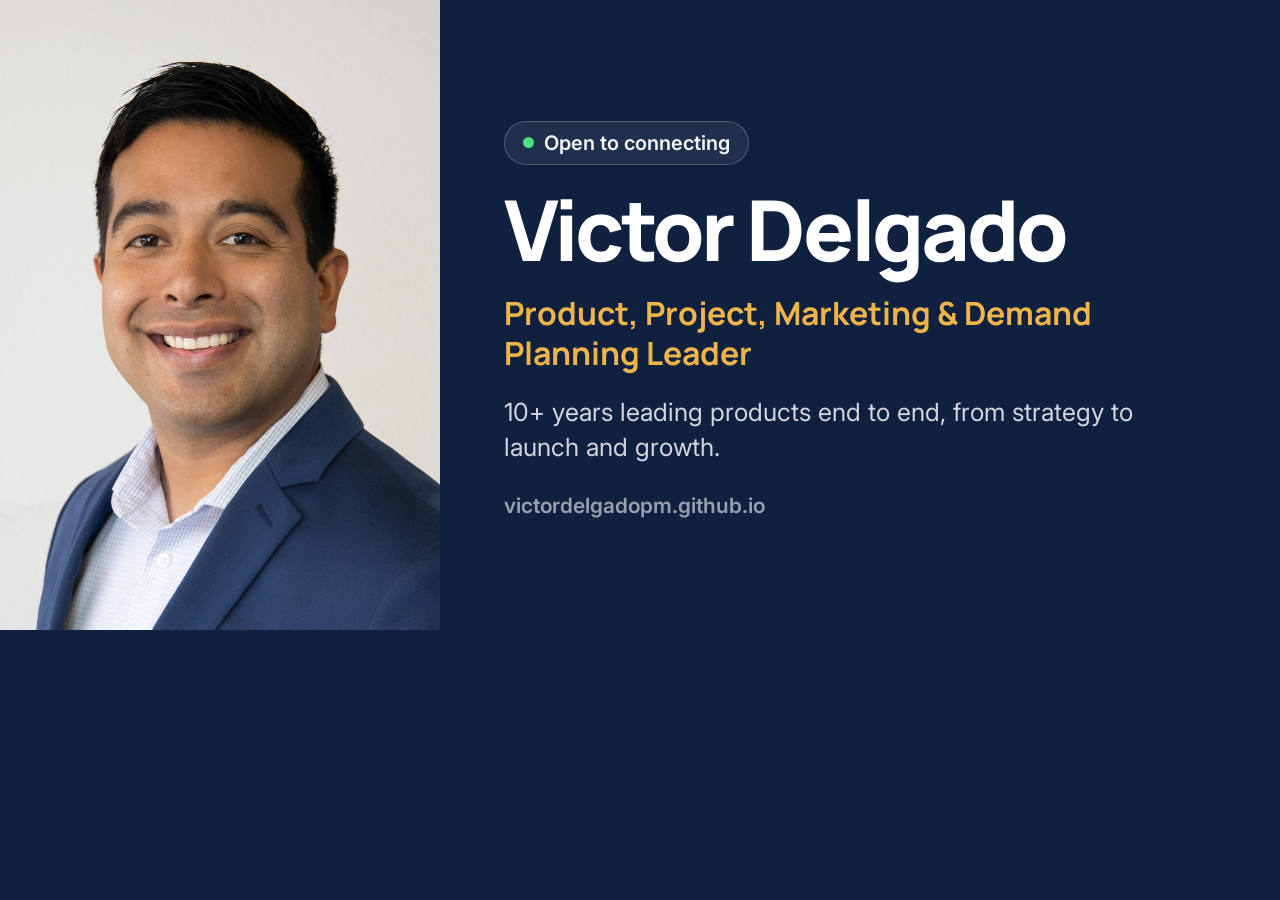
<file: redesign/og.html>
<!doctype html><html><head><meta charset="utf-8">
<link href="https://fonts.googleapis.com/css2?family=Manrope:wght@700;800&family=Inter:wght@500;600&display=swap" rel="stylesheet">
<style>
*{box-sizing:border-box;margin:0}
body{width:1200px;height:630px;background:#10203F;font-family:Inter,sans-serif;display:grid;grid-template-columns:440px 1fr;overflow:hidden}
.ph{background:url(../assets/headshot.jpg) 50% 10%/cover}
.tx{padding:64px 64px 56px;display:flex;flex-direction:column;justify-content:center;gap:22px;color:#F4F6FB}
.pill{align-self:flex-start;display:flex;align-items:center;gap:10px;font-weight:600;font-size:20px;padding:9px 18px;border-radius:999px;border:1px solid rgba(255,255,255,.22);background:rgba(255,255,255,.07)}
.pill i{width:11px;height:11px;border-radius:50%;background:#4ADE80}
h1{font-family:Manrope,sans-serif;font-weight:800;font-size:84px;line-height:1;letter-spacing:-.04em;color:#fff}
.t{font-family:Manrope,sans-serif;font-weight:700;font-size:32px;line-height:1.25;color:#F0B54A}
.l{font-size:25px;line-height:1.4;color:rgba(244,246,251,.85)}
.u{font-size:21px;font-weight:600;color:rgba(244,246,251,.6);margin-top:6px}
</style></head><body><div class="ph"></div><div class="tx">
<span class="pill"><i></i>Open to connecting</span>
<h1>Victor Delgado</h1>
<p class="t">Product, Project, Marketing &amp; Demand Planning Leader</p>
<p class="l">10+ years leading products end to end, from strategy to launch and growth.</p>
<p class="u">victordelgadopm.github.io</p>
</div></body></html>
</file>
<file: styles.css>
:root {
  --bg: #0C1222;
  --bg-2: #111A2E;
  --surface: #141E35;
  --surface-2: #1B2643;
  --text: #F3F6FB;
  --muted: #A6B0C3;
  --line: rgba(255, 255, 255, 0.09);
  --mint: #35E0A1;
  --mint-soft: rgba(53, 224, 161, 0.14);
  --amber: #FFB84D;
  --amber-soft: rgba(255, 184, 77, 0.14);
  --coral: #FF7A66;
  --coral-soft: rgba(255, 122, 102, 0.14);
  --sky: #7C9CFF;
  --on-accent: #0C1222;
  --display: "Bricolage Grotesque", system-ui, sans-serif;
  --body: "Inter", system-ui, sans-serif;
  --mono: "JetBrains Mono", ui-monospace, monospace;
  --ease: cubic-bezier(0.22, 1, 0.36, 1);
  --gutter: clamp(16px, 5vw, 64px);
  --max: 1160px;
  --shadow: inset 0 0 0 1px rgba(255, 255, 255, 0.07), 0 18px 40px -22px rgba(0, 0, 0, 0.7);
}

*, *::before, *::after { box-sizing: border-box; }
html { scroll-behavior: smooth; scroll-padding-top: 80px; overflow-x: clip; }
body {
  margin: 0; background: var(--bg); color: var(--text);
  font-family: var(--body); font-size: 17px; line-height: 1.6;
  -webkit-font-smoothing: antialiased; overflow-x: hidden;
}
img, video { display: block; max-width: 100%; }
a { color: inherit; }
button { font: inherit; color: inherit; }
h1, h2, h3, h4 { font-family: var(--display); font-weight: 800; line-height: 1.05; margin: 0; letter-spacing: -0.02em; }
h2 { font-size: clamp(36px, 5vw, 60px); }
h2 em { color: var(--mint); }
p { margin: 0; }
ul, ol { margin: 0; padding: 0; list-style: none; }
::selection { background: var(--mint); color: var(--on-accent); }
:focus-visible { outline: 2px solid var(--mint); outline-offset: 3px; border-radius: 6px; }

.progress { position: fixed; inset: 0 0 auto 0; height: 3px; z-index: 60; background: linear-gradient(90deg, var(--amber), var(--mint)); transform-origin: 0 50%; transform: scaleX(0); }

/* ---------- Nav ---------- */
.nav {
  position: fixed; top: 0; left: 0; right: 0; z-index: 50;
  display: flex; align-items: center; justify-content: space-between; gap: 16px;
  padding: 14px var(--gutter); border-bottom: 1px solid transparent;
  transition: background 0.3s, border-color 0.3s;
}
.nav.is-scrolled { background: rgba(12, 18, 34, 0.85); backdrop-filter: blur(14px); -webkit-backdrop-filter: blur(14px); border-bottom-color: var(--line); }
.nav__logo {
  font-family: var(--display); font-weight: 600; font-size: 19px; text-decoration: none;
  width: 44px; height: 44px; display: grid; place-items: center; border-radius: 50%;
  background: var(--mint); color: var(--on-accent); transition: transform 0.4s var(--ease);
}
@media (hover: hover) { .nav__logo:hover { transform: rotate(-12deg) scale(1.06); } }
.nav__menu { display: none; align-items: center; gap: 8px; padding: 10px 14px; border-radius: 999px; border: 0; background: transparent; color: var(--text); font: 600 14px/1 inherit; font-family: inherit; box-shadow: inset 0 0 0 1.5px rgba(243, 246, 251, 0.35); cursor: pointer; }
.nav__menu svg { width: 18px; height: 18px; }
.totop { position: fixed; right: max(18px, env(safe-area-inset-right)); bottom: max(18px, env(safe-area-inset-bottom)); z-index: 60; width: 50px; height: 50px; border-radius: 50%; display: grid; place-items: center; background: var(--mint); color: var(--on-accent); box-shadow: 0 12px 30px -10px rgba(0, 0, 0, 0.7); opacity: 0; transform: translateY(16px); pointer-events: none; transition: opacity 0.3s, transform 0.3s var(--ease); }
.totop.is-on { opacity: 1; transform: none; pointer-events: auto; }
.totop svg { width: 22px; height: 22px; }
.nav__menu[aria-expanded="true"] { box-shadow: inset 0 0 0 1.5px var(--mint); color: var(--mint); }
.nav__links { display: flex; align-items: center; gap: 28px; position: absolute; left: 50%; transform: translateX(-50%); }
.nav__links a { white-space: nowrap; text-decoration: none; color: var(--muted); font-size: 15px; font-weight: 500; position: relative; transition: color 0.2s; }
.nav__links a::after { content: ""; position: absolute; left: 0; right: 0; bottom: -4px; height: 2px; background: var(--mint); transform: scaleX(0); transform-origin: left; transition: transform 0.3s var(--ease); }
.nav__links a:hover, .nav__links a.is-active { color: var(--text); }
.nav__links a:hover::after, .nav__links a.is-active::after { transform: scaleX(1); }
.nav__links a.nav__pill { padding: 9px 18px; border-radius: 999px; background: var(--mint); color: var(--on-accent); font-weight: 600; transition: background 0.2s; }
.nav__links a.nav__pill::after { display: none; }
.nav__links a.nav__pill:hover, .nav__links a.nav__pill.is-active { background: var(--amber); color: var(--on-accent); }

/* ---------- Buttons ---------- */
.btn {
  display: inline-flex; align-items: center; gap: 10px; padding: 15px 24px; border-radius: 999px; border: 0; cursor: pointer;
  background: var(--mint); color: var(--on-accent); font: 600 16px/1 var(--body); text-decoration: none;
  transition: transform 0.25s var(--ease), background 0.25s, box-shadow 0.25s, color 0.25s; will-change: transform;
}
.btn svg { width: 18px; height: 18px; fill: currentColor; }
.btn:hover { background: var(--amber); box-shadow: 0 12px 28px -10px rgba(255, 184, 77, 0.6); }
.btn--ghost { background: transparent; color: var(--text); box-shadow: inset 0 0 0 1.5px var(--text); }
.btn--ghost:hover { background: var(--mint); color: var(--on-accent); box-shadow: inset 0 0 0 1.5px var(--text); }
.btn--small { padding: 11px 18px; font-size: 14px; }
.nav__cta { display: none; }
.btn--light { background: var(--text); color: var(--on-accent); }
.btn--light:hover { background: var(--amber); color: var(--on-accent); box-shadow: 0 12px 28px -10px rgba(255, 184, 77, 0.6); }
.btn--ghost-light { background: transparent; color: var(--text); box-shadow: inset 0 0 0 1.5px rgba(243, 246, 251, 0.5); }
.btn--ghost-light:hover { background: transparent; box-shadow: inset 0 0 0 1.5px var(--text); }

/* ---------- Hero ---------- */
.hero { position: relative; min-height: 100vh; min-height: 100svh; display: flex; align-items: center; padding: 110px var(--gutter) 70px; overflow: hidden; }
.blob { position: absolute; border-radius: 50%; filter: blur(70px); pointer-events: none; }
.blob--blue { width: 460px; height: 460px; background: rgba(53, 224, 161, 0.16); top: -120px; right: -80px; animation: drift 16s ease-in-out infinite alternate; }
.blob--coral { width: 380px; height: 380px; background: rgba(255, 184, 77, 0.08); bottom: -140px; left: -100px; animation: drift 20s ease-in-out infinite alternate-reverse; }
@keyframes drift { to { transform: translate(-50px, 40px) scale(1.12); } }

.hero__inner { position: relative; width: 100%; max-width: var(--max); margin: 0 auto; display: grid; grid-template-columns: 1.3fr 1fr; gap: clamp(32px, 6vw, 80px); align-items: center; }
.eyebrow { display: inline-flex; align-items: center; gap: 10px; font-size: 14px; font-weight: 600; padding: 7px 14px; border-radius: 999px; background: rgba(53, 224, 161, 0.08); border: 1px solid rgba(53, 224, 161, 0.35); box-shadow: var(--shadow); margin-bottom: 22px; }
.dot-live { width: 8px; height: 8px; border-radius: 50%; background: var(--mint); animation: live 2.4s ease-out infinite; display: inline-block; flex: none; }
@keyframes live { 0% { box-shadow: 0 0 0 0 rgba(53, 224, 161, 0.6); } 70% { box-shadow: 0 0 0 10px rgba(53, 224, 161, 0); } 100% { box-shadow: 0 0 0 0 rgba(53, 224, 161, 0); } }
.hero__name { font-size: clamp(64px, 10.5vw, 132px); line-height: 0.92; letter-spacing: -0.04em; font-weight: 800; }
.hero__name .line { display: block; overflow: hidden; padding-bottom: 0.1em; }
.hero__name .word { display: inline-block; }
.word--accent { color: var(--mint); }
.hero__title { font-size: clamp(20px, 2.3vw, 27px); font-weight: 600; margin-top: 10px; letter-spacing: -0.01em; }
.pills { display: flex; flex-wrap: wrap; gap: 10px; margin: 18px 0 20px; }
.pills--center { justify-content: center; }
.pill { padding: 8px 16px; border-radius: 999px; font-size: 15px; font-weight: 600; border: 1.5px solid var(--text); transition: transform 0.25s var(--ease), background 0.25s, color 0.25s; }
.hero__lede { font-size: clamp(18px, 1.7vw, 22px); max-width: 32ch; }
.hero__lede em { font-family: var(--display); font-size: 1.08em; color: var(--mint); }
.hero__rotator { margin-top: 12px; color: var(--muted); font-size: 16px; }
.rotator { color: var(--amber); font-weight: 600; }
.rotator__word::after { content: "|"; margin-left: 2px; animation: blink 1s steps(1) infinite; }
@keyframes blink { 50% { opacity: 0; } }
.hero__cta { display: flex; flex-wrap: wrap; gap: 12px; margin-top: 30px; }
.hero__cta--center { justify-content: center; }

.hero__photo { display: flex; justify-content: center; }
.photo { position: relative; width: min(400px, 100%); transition: transform 0.2s ease-out; }
.photo img { width: 100%; height: auto; aspect-ratio: 4 / 5; object-fit: cover; object-position: 50% 20%; border-radius: 200px 200px 28px 28px; box-shadow: 0 30px 70px -30px rgba(0, 0, 0, 0.5); }
@keyframes bob { 50% { transform: translateY(-10px); } }

.load-in, .load-up, .load-pop { animation-duration: 0.9s; animation-timing-function: var(--ease); animation-fill-mode: both; animation-delay: calc(var(--d, 0) * 0.11s + 0.1s); }
.load-in { animation-name: fadeUp; }
.load-up { animation-name: slideUp; animation-duration: 1s; }
.load-pop { animation-name: pop; animation-duration: 1.2s; }
@keyframes fadeUp { from { opacity: 0; transform: translateY(18px); } }
@keyframes slideUp { from { transform: translateY(105%); } }
@keyframes pop { from { opacity: 0; transform: scale(0.9) rotate(-3deg); } }

/* ---------- Marquee ---------- */
@media (min-width: 861px) {
  .hero { min-height: calc(100svh - 104px); padding: clamp(78px, 11vh, 110px) var(--gutter) clamp(16px, 3vh, 40px); }
  .hero__name { font-size: clamp(50px, min(10.5vw, 11.5vh), 132px); }
  .hero__lede { font-size: clamp(17px, min(1.7vw, 2.8vh), 22px); }
  .eyebrow { margin-bottom: clamp(12px, 2.2vh, 20px); }
  .hero__title { margin-top: 6px; }
  .pills { margin: clamp(10px, 1.8vh, 18px) 0 clamp(12px, 2vh, 20px); }
  .hero__rotator { margin-top: 8px; }
  .hero__cta { margin-top: clamp(16px, 3vh, 30px); }
  .photo { width: min(400px, 100%, 50vh); }
}
.marquee { overflow: hidden; padding: 18px 0; background: var(--surface-2); color: var(--text); border-block: 1px solid var(--line); transform: rotate(-1.2deg) scaleX(1.04); margin: 10px 0; }
.marquee__track { display: flex; width: max-content; gap: 28px; align-items: center; animation: marquee 40s linear infinite; }
.marquee span { font-family: var(--display); font-size: 24px; white-space: nowrap; }
.marquee i { font-style: normal; color: var(--amber); }
@keyframes marquee { to { transform: translateX(-50%); } }

/* ---------- Sections ---------- */
.section { position: relative; max-width: calc(var(--max) + 2 * var(--gutter)); margin: 0 auto; padding: clamp(80px, 11vw, 130px) var(--gutter); }
.section[id] { scroll-margin-top: calc(36px - clamp(80px, 11vw, 130px)); }
.section__head { max-width: 760px; margin-bottom: 52px; }
.section__head p:not(.kicker) { color: var(--muted); font-size: 18px; margin-top: 16px; }
.kicker { font-family: var(--mono); font-size: 13px; letter-spacing: 0.16em; text-transform: uppercase; color: var(--mint); margin-bottom: 14px; }
.kicker--center { text-align: center; margin-top: 40px; }

.js .reveal { opacity: 0; transform: translateY(36px); transition: opacity 0.9s var(--ease), transform 0.9s var(--ease); transition-delay: calc(var(--d, 0) * 0.1s); }
.js .reveal.is-in { opacity: 1; transform: none; }
/* Playbook: each step's bar fills in order, like moving through the process */
.step { overflow: hidden; }
.step::before { content: ""; position: absolute; left: 0; top: 0; height: 3px; width: 100%; background: linear-gradient(90deg, var(--mint), var(--amber)); transform: scaleX(0); transform-origin: left; transition: transform 0.7s var(--ease); transition-delay: calc(0.5s + var(--d, 0) * 0.35s); }
.step.is-in::before { transform: scaleX(1); }
/* Chips cascade in after their card or list appears */
.js .card li, .js .finale .pills li { opacity: 0; transform: translateY(10px); transition: opacity 0.5s var(--ease), transform 0.5s var(--ease); }
.js .is-in .card li, .js .card.is-in li, .js .finale__inner.is-in .pills li { opacity: 1; transform: none; }
.card li:nth-child(1), .finale .pills li:nth-child(1) { transition-delay: 0.31s; }
.card li:nth-child(2), .finale .pills li:nth-child(2) { transition-delay: 0.37s; }
.card li:nth-child(3), .finale .pills li:nth-child(3) { transition-delay: 0.43s; }
.card li:nth-child(4), .finale .pills li:nth-child(4) { transition-delay: 0.49s; }
.card li:nth-child(5), .finale .pills li:nth-child(5) { transition-delay: 0.55s; }
.card li:nth-child(6), .finale .pills li:nth-child(6) { transition-delay: 0.61s; }
.card li:nth-child(7), .finale .pills li:nth-child(7) { transition-delay: 0.67s; }
.card li:nth-child(8), .finale .pills li:nth-child(8) { transition-delay: 0.73s; }
.card li:nth-child(9), .finale .pills li:nth-child(9) { transition-delay: 0.79s; }
.card li:nth-child(10), .finale .pills li:nth-child(10) { transition-delay: 0.85s; }

/* ---------- Video ---------- */
.video { display: grid; grid-template-columns: 1fr 1fr; gap: clamp(32px, 6vw, 80px); align-items: center; }
.video__copy p:not(.kicker) { color: var(--muted); font-size: 18px; margin-top: 18px; max-width: 44ch; }
.ticks { margin-top: 24px; display: grid; gap: 12px; }
.ticks li { position: relative; padding-left: 34px; font-weight: 500; }
.ticks li::before {
  content: ""; position: absolute; left: 0; top: 2px; width: 22px; height: 22px; border-radius: 50%;
  background: var(--mint) url("data:image/svg+xml,%3Csvg xmlns='http://www.w3.org/2000/svg' viewBox='0 0 24 24' fill='none' stroke='%230C1222' stroke-width='3' stroke-linecap='round' stroke-linejoin='round'%3E%3Cpath d='M5 12l5 5 9-10'/%3E%3C/svg%3E") center / 13px no-repeat;
}
.video__frame { display: flex; justify-content: center; position: relative; }
.video__frame::before { content: ""; position: absolute; width: 80%; aspect-ratio: 1; border-radius: 50%; background: var(--mint); top: 50%; left: 50%; transform: translate(-50%, -50%); opacity: 0.22; filter: blur(50px); }
.screen { position: relative; width: min(400px, 100%); aspect-ratio: 4 / 5; border-radius: 26px; overflow: hidden; background: #F6F3EC; box-shadow: 0 40px 80px -30px rgba(0, 0, 0, 0.5); transform: rotate(2deg); transition: transform 0.5s var(--ease); }
.screen:hover, .screen.is-playing { transform: none; }
.screen video { width: 100%; height: 100%; object-fit: contain; background: #F6F3EC; }
video:fullscreen { object-fit: contain; }
video:-webkit-full-screen { object-fit: contain; }
.video__play {
  position: absolute; inset: 0; margin: auto; width: 88px; height: 88px; border-radius: 50%; border: 0; cursor: pointer;
  background: var(--text); color: var(--on-accent); display: grid; place-items: center;
  animation: pulse 2.2s infinite; transition: transform 0.3s var(--ease), opacity 0.3s;
}
.video__play svg { width: 34px; height: 34px; fill: currentColor; margin-left: 5px; }
.video__play:hover { transform: scale(1.08); }
.screen.is-playing .video__play { opacity: 0; pointer-events: none; transform: scale(0.6); }
@keyframes pulse { 0% { box-shadow: 0 0 0 0 rgba(243, 246, 251, 0.7); } 70% { box-shadow: 0 0 0 24px rgba(243, 246, 251, 0); } 100% { box-shadow: 0 0 0 0 rgba(243, 246, 251, 0); } }

/* ---------- Approach ---------- */
.steps { display: grid; grid-template-columns: repeat(5, 1fr); gap: 14px; }
.step { position: relative; padding: 26px 22px; border-radius: 20px; background: var(--surface); box-shadow: var(--shadow); transition: transform 0.4s var(--ease), background 0.3s, color 0.3s; }
.step__num { display: block; font-family: var(--display); font-size: 44px; line-height: 1; color: var(--mint); margin-bottom: 16px; transition: color 0.3s; }
.step h3 { font-size: 24px; margin-bottom: 8px; }
.step p { color: var(--muted); font-size: 15.5px; line-height: 1.55; transition: color 0.3s; }

/* ---------- Roles ---------- */
.role { position: relative; padding: clamp(22px, 4vw, 44px); border-radius: 28px; background: var(--surface); box-shadow: var(--shadow); margin-bottom: 28px; }
.role__meta { display: flex; flex-wrap: wrap; align-items: center; gap: 10px 16px; margin-bottom: 14px; }
.badge { display: inline-flex; align-items: center; gap: 8px; font-family: var(--mono); font-size: 12px; letter-spacing: 0.08em; text-transform: uppercase; padding: 6px 12px; border-radius: 8px; background: var(--mint-soft); color: var(--mint); }
.badge--coral { background: var(--coral-soft); color: var(--coral); }
.badge--live { background: var(--mint-soft); color: var(--mint); }
.role__dates { font-family: var(--mono); font-size: 14px; color: var(--muted); }
.role__title { font-size: clamp(28px, 3.4vw, 40px); }
.role__co { color: var(--mint); font-weight: 600; margin-top: 8px; }
.role__body { display: grid; grid-template-columns: 1.05fr 1fr; gap: clamp(24px, 4vw, 48px); margin-top: 24px; align-items: start; }
.role__sum { font-size: 18px; max-width: 70ch; }
.role--wide > .role__sum { margin-top: 22px; }
.note { margin-top: 16px; padding: 14px 16px; border-radius: 14px; background: var(--amber-soft); border: 1px solid rgba(255, 184, 77, 0.45); font-size: 15.5px; }
.list { margin-top: 18px; display: grid; gap: 12px; }
.list li { position: relative; padding-left: 26px; color: var(--muted); font-size: 16px; line-height: 1.55; }
.list li::before { content: ""; position: absolute; left: 2px; top: 8px; width: 9px; height: 9px; border-radius: 2px; background: var(--mint); transform: rotate(45deg); }
.list--grid { grid-template-columns: 1fr 1fr; gap: 14px 32px; margin-top: 24px; }

.ladder { display: flex; flex-wrap: wrap; align-items: center; gap: 10px; margin-top: 20px; }
.ladder li { position: relative; font-size: 13.5px; font-weight: 600; padding: 7px 12px; border-radius: 10px; background: var(--bg-2); }
.ladder li.ladder__arrow { padding: 0; background: none; color: var(--coral); font-weight: 700; }
.ladder li.ladder__arrow::before { content: "→"; }
.ladder li.ladder__top { background: var(--mint); color: var(--on-accent); }
.role.is-in .ladder li { animation: fadeUp 0.6s var(--ease) both; }
.role.is-in .ladder li:nth-child(2) { animation-delay: 0.12s; }
.role.is-in .ladder li:nth-child(3) { animation-delay: 0.24s; }
.role.is-in .ladder li:nth-child(4) { animation-delay: 0.36s; }
.role.is-in .ladder li:nth-child(5) { animation-delay: 0.48s; }
.role.is-in .ladder li:nth-child(6) { animation-delay: 0.60s; }
.role.is-in .ladder li:nth-child(7) { animation-delay: 0.72s; }

/* ---------- Viz shared ---------- */
.viz { position: relative; margin: 0; padding: 22px; border-radius: 22px; background: var(--bg-2); }
.viz__tip { margin-top: 14px; font-size: 14px; color: var(--muted); text-align: center; min-height: 2.6em; }
.replay { margin: 12px auto 0; display: block; border: 0; background: none; color: var(--mint); font-weight: 600; font-size: 14px; cursor: pointer; padding: 6px 10px; border-radius: 8px; }
.replay:hover { background: var(--mint-soft); }
.replay--inline { margin: 0; }

/* RVToad marketplace */
.market-wrap { position: relative; }
.market { width: 100%; display: block; overflow: visible; }
.market__path { fill: none; stroke: var(--text); stroke-width: 2; stroke-dasharray: 4 6; opacity: 0.35; }
.market__dot { fill: var(--mint); }
.market__dot--b { fill: var(--coral); }
.market__dot--c { fill: var(--sky); }
.market__hub { fill: var(--mint); }
.market__pulse { fill: none; stroke: var(--mint); stroke-width: 2; transform-box: fill-box; transform-origin: center; animation: hub 2.4s var(--ease) infinite; }
@keyframes hub { from { transform: scale(1); opacity: 0.7; } to { transform: scale(1.5); opacity: 0; } }
.market__hubtxt { fill: var(--on-accent); font: 600 20px var(--display); text-anchor: middle; }
.market__hubsub { fill: rgba(12, 18, 34, 0.7); font: 500 10px var(--mono); text-anchor: middle; letter-spacing: 0.08em; text-transform: uppercase; }
.node { position: absolute; transform: translate(-50%, -50%); border: 0; cursor: pointer; padding: 9px 14px; border-radius: 999px; font-size: 14px; font-weight: 700; background: var(--surface); box-shadow: var(--shadow); transition: transform 0.25s var(--ease), background 0.25s, color 0.25s; white-space: nowrap; }
.node:hover, .node.is-on { transform: translate(-50%, -50%) scale(1.08); }
.node--l { left: 14%; top: 50%; }
.node--r { left: 86%; top: 50%; }
.node--b { left: 50%; top: 90%; }
.node.is-on.node--l { background: var(--mint); color: var(--on-accent); }
.node.is-on.node--r { background: var(--coral); color: var(--on-accent); }
.node.is-on.node--b { background: var(--sky); color: var(--on-accent); }

/* Kolo orbit */
.orbit { position: relative; width: min(100%, 400px); aspect-ratio: 1; margin: 0 auto; --r: 150px; }
.orbit__lines { position: absolute; inset: 0; width: 100%; height: 100%; animation: spin 40s linear infinite; }
.orbit__ring { fill: none; stroke: var(--text); stroke-opacity: 0.22; stroke-width: 1.5; stroke-dasharray: 3 8; }
@keyframes spin { to { transform: rotate(360deg); } }
.orbit__core { position: absolute; left: 50%; top: 50%; width: 46%; aspect-ratio: 1; transform: translate(-50%, -50%); border-radius: 50%; background: var(--surface-2); color: var(--text); box-shadow: inset 0 0 0 1px rgba(53, 224, 161, 0.35); display: grid; place-content: center; text-align: center; padding: 16px; gap: 6px; }
.orbit__core strong { font-family: var(--display); font-weight: 600; font-size: 19px; line-height: 1.15; }
.orbit__core span { font-size: 11px; color: rgba(243, 246, 251, 0.7); line-height: 1.4; }
.orbit__core::after { content: ""; position: absolute; inset: -10px; border-radius: 50%; border: 2px solid var(--mint); opacity: 0; }
.orbit.is-running .orbit__core::after { animation: hub 1.2s var(--ease) infinite; }
.agent {
  position: absolute; left: 50%; top: 50%; border: 0; cursor: pointer;
  transform: translate(-50%, -50%) rotate(var(--a)) translateX(var(--r)) rotate(calc(-1 * var(--a)));
  padding: 8px 12px; border-radius: 999px; font-size: 13px; font-weight: 700; white-space: nowrap;
  background: var(--surface); box-shadow: var(--shadow); transition: background 0.25s, color 0.25s, box-shadow 0.25s;
}
.agent:hover { background: var(--amber); color: var(--on-accent); }
.agent.is-on { background: var(--mint); color: var(--on-accent); box-shadow: 0 0 0 6px var(--mint-soft); }
.lifecycle { display: flex; justify-content: center; flex-wrap: wrap; gap: 6px; margin-top: 18px; }
.lifecycle li { font-size: 12.5px; font-weight: 600; padding: 6px 10px; border-radius: 8px; background: var(--surface); color: var(--muted); transition: background 0.3s, color 0.3s, transform 0.3s var(--ease); }
.lifecycle li.is-on { background: var(--mint); color: var(--on-accent); transform: translateY(-3px); }
.lifecycle li.is-done { background: var(--mint-soft); color: var(--mint); }

/* Infinite pipeline */
.pipeline { position: relative; margin-top: 28px; padding: 22px; border-radius: 20px; background: var(--bg-2); }
.pipeline ol { position: relative; display: grid; grid-template-columns: repeat(8, 1fr); gap: 10px; }
.pipeline li { position: relative; font-size: 13.5px; font-weight: 600; line-height: 1.3; padding: 30px 4px 0; text-align: center; color: var(--muted); transition: color 0.3s; }
.pipeline li::before { content: ""; position: absolute; top: 0; left: 50%; width: 18px; height: 18px; margin-left: -9px; border-radius: 50%; background: var(--surface); border: 3px solid rgba(255, 255, 255, 0.2); transition: background 0.3s, border-color 0.3s, transform 0.3s var(--ease); }
.pipeline li.is-done { color: var(--text); }
.pipeline li.is-done::before { background: var(--mint); border-color: var(--mint); }
.pipeline li.is-on { color: var(--mint); }
.pipeline li.is-on::before { background: var(--coral); border-color: var(--coral); transform: scale(1.35); }
.pipeline__bar { position: absolute; left: calc(22px + (100% - 44px) / 16); right: calc(22px + (100% - 44px) / 16); top: 29px; height: 3px; background: rgba(255, 255, 255, 0.12); border-radius: 3px; }
.pipeline__bar span { position: absolute; inset: 0; background: linear-gradient(90deg, var(--amber), var(--mint)); transform-origin: left; transform: scaleX(var(--p, 0)); transition: transform 0.6s var(--ease); border-radius: 3px; }

/* Tabs */
.tabs { margin-top: 30px; }
.tabs__list { display: flex; flex-wrap: wrap; gap: 6px; padding: 6px; border-radius: 16px; background: var(--bg-2); width: fit-content; max-width: 100%; }
.tabs__list button { border: 0; cursor: pointer; padding: 10px 16px; border-radius: 11px; background: transparent; font-size: 14.5px; font-weight: 600; color: var(--muted); transition: background 0.25s, color 0.25s; }
.tabs__list button:hover { color: var(--text); }
.tabs__list button[aria-selected="true"] { background: var(--mint); color: var(--on-accent); }
.tabs__panel:not([hidden]) { animation: fadeUp 0.5s var(--ease); }

/* Nitori */
.nitori { display: grid; grid-template-columns: 1fr 1fr; gap: clamp(24px, 4vw, 44px); margin-top: 26px; }
.nitori__h { font-size: clamp(24px, 2.6vw, 30px); margin-bottom: 10px; }
.nitori__h::before { content: ""; display: inline-block; width: 12px; height: 12px; border-radius: 50%; background: var(--coral); margin-right: 10px; vertical-align: 4px; }
.nitori .role__sum { font-size: 16.5px; color: var(--muted); }
.nitori .viz { margin-top: 18px; }
.room { width: 100%; height: auto; display: block; border-radius: 14px; }
.room__wall { fill: #E6DCCB; }
.room__floor { fill: #C9B596; }
.room__glass { fill: #BFD3F2; stroke: #fff; stroke-width: 6; }
.room__mullion { stroke: #fff; stroke-width: 6; }
.it-hardware rect, .it-hardware circle { fill: #2B2E36; }
.drape { fill: var(--mint); opacity: 0.92; }
.art__wire { stroke: #6E6758; stroke-width: 2; }
.art__frame { fill: #FBF8F1; stroke: #2B2E36; stroke-width: 8; }
.art__sun { fill: var(--coral); }
.art__hill { fill: var(--mint); }
.rug__base { fill: var(--amber); }
.rug__trim { fill: none; stroke: #C98A12; stroke-width: 5; stroke-dasharray: 14 10; }
.sofa__seat { fill: #3E4A63; }
.sofa__back { fill: #4E5C7A; }
.wood { fill: #9A6A45; }
.wood--dark { fill: #6F4A30; }
.decor__glow { fill: var(--amber); opacity: 0.25; }
.decor__pole { fill: #6E6758; }
.decor__shade { fill: #FBF8F1; stroke: #D9CDB8; stroke-width: 2; }
.decor__pillow { fill: var(--coral); }
.decor__vase { fill: var(--coral); }
.decor__stems { fill: none; stroke: var(--mint); stroke-width: 4; stroke-linecap: round; }

.item { transition: opacity 0.35s, filter 0.35s; }
.js .room .item { opacity: 0; }
.js .room.is-built .item { opacity: 1; }
.room.is-built .it-hardware { animation: dropIn 0.6s var(--ease) 0.1s both; }
.room.is-built .drape--l { transform-box: fill-box; transform-origin: left; animation: drape 0.9s var(--ease) 0.4s both; }
.room.is-built .drape--r { transform-box: fill-box; transform-origin: right; animation: drape 0.9s var(--ease) 0.4s both; }
.room.is-built .it-sofa { animation: slideL 0.9s var(--ease) 0.7s both; }
.room.is-built .it-table { animation: dropIn 0.8s var(--ease) 1s both; }
.room.is-built .it-side { animation: slideR 0.9s var(--ease) 1.2s both; }
.room.is-built .it-rug { transform-box: fill-box; transform-origin: left; animation: unroll 1s var(--ease) 1.4s both; }
.room.is-built .it-art { transform-box: fill-box; transform-origin: 50% 0; animation: swing 1.4s var(--ease) 1.8s both; }
.room.is-built .it-decor { animation: fadeIn 0.8s ease 2.4s both; }
@keyframes dropIn { from { transform: translateY(-120px); opacity: 0; } }
@keyframes drape { from { transform: scaleX(0.15); opacity: 0; } }
@keyframes slideL { from { transform: translateX(-520px); opacity: 0; } }
@keyframes slideR { from { transform: translateX(520px); opacity: 0; } }
@keyframes unroll { from { transform: scaleX(0); } }
@keyframes swing { 0% { transform: rotate(22deg); opacity: 0; } 40% { transform: rotate(-8deg); opacity: 1; } 70% { transform: rotate(3deg); } 100% { transform: rotate(0); } }
@keyframes fadeIn { from { opacity: 0; } }
.js .room.has-focus .item { opacity: 0.16; }
.js .room.has-focus .item.is-focus { opacity: 1; filter: drop-shadow(0 0 12px rgba(53, 224, 161, 0.6)); }

.room__legend { display: flex; flex-wrap: wrap; justify-content: center; gap: 8px; margin-top: 16px; }
.room__legend button { border: 0; cursor: pointer; padding: 7px 12px; border-radius: 999px; font-size: 13px; font-weight: 600; background: var(--surface); box-shadow: var(--shadow); transition: background 0.25s, color 0.25s, transform 0.25s var(--ease); }
.room__legend button:hover { transform: translateY(-2px); }
.room__legend button.is-on { background: var(--mint); color: var(--on-accent); }

/* Planogram */
.plano__bar { display: flex; justify-content: space-between; align-items: center; gap: 12px; margin-bottom: 14px; }
.seg { display: inline-flex; padding: 4px; border-radius: 12px; background: var(--surface); box-shadow: var(--shadow); }
.seg button { border: 0; cursor: pointer; padding: 8px 14px; border-radius: 9px; background: transparent; font-size: 14px; font-weight: 600; color: var(--muted); transition: background 0.25s, color 0.25s; }
.seg button[aria-pressed="true"] { background: var(--mint); color: var(--on-accent); }
.plano { position: relative; width: 100%; aspect-ratio: 920 / 560; border-radius: 14px; background: var(--bg); border: 3px solid rgba(255, 255, 255, 0.5); }
.plano__door { position: absolute; left: 50%; bottom: -3px; transform: translateX(-50%); padding: 3px 14px; font-size: 10.5px; font-family: var(--mono); letter-spacing: 0.08em; text-transform: uppercase; background: var(--bg-2); border: 3px solid rgba(255, 255, 255, 0.5); border-bottom: 0; border-radius: 8px 8px 0 0; z-index: 3; }
.zone { position: absolute; border: 2px dashed rgba(255, 255, 255, 0.28); border-radius: 10px; transition: left 0.9s var(--ease), top 0.9s var(--ease), width 0.9s var(--ease), height 0.9s var(--ease); }
.zone span { position: absolute; left: 7px; top: 4px; font-size: 10.5px; font-weight: 700; letter-spacing: 0.04em; text-transform: uppercase; color: var(--muted); white-space: nowrap; }
.sku { position: absolute; width: 7%; aspect-ratio: 1; border-radius: 6px; display: grid; place-items: center; box-shadow: 0 2px 6px rgba(0, 0, 0, 0.5); transition: left 0.9s var(--ease), top 0.9s var(--ease), opacity 0.4s; z-index: 2; }
.sku svg { width: 64%; height: 64%; fill: none; stroke: #fff; stroke-width: 2.2; stroke-linecap: round; stroke-linejoin: round; }
.sku--furniture { background: var(--sky); }
.sku--rugs { background: #D9991A; }
.sku--curtains { background: var(--mint); }
.sku--decor { background: var(--coral); }
.sku--art { background: #8A94AB; }
.zone--furniture { background: rgba(124, 156, 255, 0.1); }
.zone--rugs { background: rgba(255, 184, 77, 0.15); }
.zone--curtains { background: rgba(53, 224, 161, 0.08); }
.zone--decor { background: rgba(255, 122, 102, 0.08); }
.zone--art { background: rgba(255, 255, 255, 0.06); }

/* Kolo skills */
.skills { display: grid; grid-template-columns: minmax(240px, 0.8fr) 1.6fr; gap: 24px; align-items: start; margin-top: 26px; }
.tabs__list.skills__list { flex-direction: column; flex-wrap: nowrap; width: 100%; padding: 8px; gap: 4px; }
.skills__list button { display: flex; align-items: center; gap: 12px; text-align: left; padding: 12px 14px; }
.skills__num { font-family: var(--mono); font-size: 12px; opacity: 0.6; }
.skills__panels { position: relative; min-height: 100%; }
.skills__panel { position: relative; padding: 30px 32px; border-radius: 20px; background: var(--surface-2); color: var(--text); box-shadow: inset 0 0 0 1px var(--line); overflow: hidden; height: 100%; }
.skills__panel h4 { position: relative; font-size: clamp(26px, 3vw, 34px); margin-bottom: 14px; }
.skills__panel p { position: relative; color: rgba(243, 246, 251, 0.82); font-size: 16.5px; line-height: 1.65; max-width: 62ch; }
.skills__big { position: absolute; right: 18px; top: -14px; font-family: var(--display); font-size: 150px; line-height: 1; color: var(--mint); opacity: 0.22; pointer-events: none; }
.skills__intro { margin-top: 14px; color: var(--muted); font-size: 16.5px; }
@media (max-width: 860px) {
  .skills { grid-template-columns: 1fr; }
  .skills__panels { display: none; }
  .tabs__list.skills__list { flex-direction: column; flex-wrap: nowrap; gap: 6px; }
  .skills__list button { width: 100%; padding: 14px 14px; font-size: 15px; gap: 10px; }
  .skills__list button::after { content: "+"; margin-left: auto; font: 500 22px/1 var(--body); opacity: 0.7; }
  .skills__list button[aria-selected="true"]::after { content: "\2212"; }
  .skills__panel { padding: 22px 18px 24px; margin: 2px 0 8px; border-radius: 14px; }
  .skills__panel h4 { display: none; }
  .skills__big { display: none; }
  .skills__panel p { font-size: 15.5px; line-height: 1.6; }
}

/* Static labels: no tap-to-search or text selection, so they never read as links */
.pill, .card li, .ladder li, .lifecycle li, .pipeline li, .marquee, .badge { -webkit-user-select: none; user-select: none; -webkit-touch-callout: none; }

/* ---------- Toolkit ---------- */
.cards { display: grid; grid-template-columns: repeat(3, 1fr); gap: 16px; }
.card { padding: 28px 26px; border-radius: 22px; background: var(--surface); box-shadow: var(--shadow); transition: transform 0.4s var(--ease); }
.card h3 { font-size: 24px; margin-bottom: 16px; }
.card ul { display: flex; flex-wrap: wrap; gap: 8px; }
.card li { font-size: 14px; font-weight: 500; padding: 6px 11px; border-radius: 9px; background: var(--bg-2); transition: background 0.2s, color 0.2s; }

.resume-cta { display: flex; align-items: center; justify-content: space-between; gap: 20px 32px; flex-wrap: wrap; margin-top: 22px; padding: 28px 30px; border-radius: 22px; background: linear-gradient(120deg, var(--surface-2), var(--surface)); box-shadow: var(--shadow), inset 0 0 0 1px rgba(53, 224, 161, 0.25); }
.resume-cta h3 { font-size: 26px; margin-bottom: 6px; }
.resume-cta p { color: var(--muted); font-size: 16px; }

/* RVToad video */
.rvvid { margin: 30px 0 0; max-width: 860px; }
.rvvid__frame { border-radius: 18px; overflow: hidden; background: #F8F2EA; box-shadow: 0 30px 60px -30px rgba(0, 0, 0, 0.7), inset 0 0 0 1px var(--line); aspect-ratio: 16 / 9; }
.rvvid video { width: 100%; height: 100%; object-fit: contain; background: #F8F2EA; }
.rvvid figcaption { margin-top: 12px; color: var(--muted); font-size: 15px; max-width: 80ch; }
.rvvid figcaption strong { color: var(--text); }

/* ---------- Finale ---------- */
.finale { position: relative; background: var(--surface); color: var(--text); text-align: center; padding: clamp(90px, 12vw, 150px) var(--gutter); overflow: hidden; border-radius: 40px 40px 0 0; }
.finale::before { content: ""; position: absolute; width: 520px; height: 520px; border-radius: 50%; background: rgba(53, 224, 161, 0.18); filter: blur(90px); top: -200px; left: 50%; margin-left: -260px; }
.finale__inner { position: relative; max-width: 840px; margin: 0 auto; }
.finale__photo { width: 120px; height: 120px; border-radius: 50%; object-fit: cover; margin: 0 auto 22px; border: 4px solid var(--amber); }
.finale__quote { margin-top: clamp(56px, 8vw, 88px); font-family: var(--display); font-weight: 500; font-size: clamp(30px, 4.6vw, 54px); line-height: 1.12; letter-spacing: -0.02em; }
.finale .kicker { color: var(--amber); }
.finale .pill { border-color: rgba(243, 246, 251, 0.5); }
.finale__title { font-size: clamp(28px, 3.6vw, 42px); margin: 0 0 8px; }
.finale { scroll-margin-top: calc(28px - clamp(90px, 12vw, 150px)); }
.finale__more { margin-top: 18px; color: rgba(243, 246, 251, 0.75); font-size: 16px; }
@media (min-width: 1024px) {
  .finale__inner { max-width: 1180px; display: grid; grid-template-columns: 1fr 1.15fr; gap: 72px; align-items: center; }
  .finale__fit { padding-left: 72px; border-left: 1px solid rgba(243, 246, 251, 0.14); }
  .finale__fit .finale__quote { margin-top: 0; font-size: clamp(28px, 2.6vw, 38px); }
  .finale__fit .kicker--center { margin-top: 30px; }
}
.finale__loc { margin-top: 22px; color: rgba(243, 246, 251, 0.65); font-size: 15px; }

.footer { display: flex; justify-content: space-between; gap: 16px; padding: 26px var(--gutter) 34px; background: var(--surface); color: rgba(243, 246, 251, 0.65); font-size: 14px; border-top: 1px solid rgba(243, 246, 251, 0.1); }
.footer a { text-decoration: none; }
.footer a:hover { color: var(--amber); }

/* ---------- Responsive ---------- */
@media (max-width: 1040px) {
  .steps { grid-template-columns: repeat(2, 1fr); }
  .steps .step:last-child { grid-column: span 2; }
  .cards { grid-template-columns: repeat(2, 1fr); }
  .role__body, .nitori { grid-template-columns: 1fr; }
  .pipeline ol { grid-template-columns: repeat(4, 1fr); row-gap: 22px; }
  .pipeline__bar { display: none; }
}
@media (max-width: 860px) {
  .nav__links { display: none; }
  .nav { justify-content: space-between; gap: 10px; }
  .nav__menu { display: inline-flex; }
  .nav__links.is-open { display: flex; flex-direction: column; align-items: stretch; gap: 0; position: absolute; top: calc(100% + 8px); left: var(--gutter); right: var(--gutter); transform: none; padding: 8px; border-radius: 20px; background: var(--surface-2); box-shadow: 0 20px 50px -20px rgba(0, 0, 0, 0.7); border: 1px solid var(--line); }
  .nav__links.is-open a { padding: 14px 16px; border-radius: 12px; font-size: 17px; color: var(--text); }
  .nav__links.is-open a::after { display: none; }
  .nav__links.is-open a.is-active { background: rgba(53, 224, 161, 0.12); color: var(--mint); }
  .nav__links.is-open a.nav__pill { display: none; }
  .nav__cta { display: inline-flex; }
  .hero { padding-top: 96px; align-items: flex-start; }
  .hero__inner { grid-template-columns: 1fr; }
  .hero__photo { order: -1; justify-content: flex-start; }
  .photo { width: min(220px, 56vw); }
  .video { grid-template-columns: 1fr; }
  .list--grid { grid-template-columns: 1fr; }
}
@media (max-width: 560px) {
  body { font-size: 16px; }
  .photo { width: min(160px, 42vw); }
  .hero__name { font-size: clamp(58px, 18vw, 84px); }
  .hero__cta .btn { flex: 1 1 auto; justify-content: center; }
  .steps { grid-template-columns: 1fr; }
  .steps .step:last-child { grid-column: auto; }
  .cards { grid-template-columns: 1fr; }
  .role { border-radius: 22px; }
  .viz { padding: 14px; }
  .pipeline ol { grid-template-columns: repeat(2, 1fr); }
  .tabs__list { width: 100%; }
  .tabs__list button { flex: 1 1 40%; padding: 9px 8px; font-size: 13.5px; }
  .ladder { flex-direction: column; align-items: flex-start; gap: 4px; }
  .ladder li.ladder__arrow { padding-left: 16px; }
  .ladder li.ladder__arrow::before { content: "↓"; }
  .zone span { font-size: 8.5px; left: 5px; top: 2px; }
  .plano { aspect-ratio: 1 / 1.1; }
  .orbit { --r: 37%; }
  .orbit { --r: calc((100vw - 92px) * 0.36); }
  .agent { font-size: 11px; padding: 6px 8px; }
  .orbit__core { width: 42%; padding: 8px; }
  .orbit__core strong { font-size: 13px; }
  .orbit__core span { display: none; }
  .node { font-size: 12px; padding: 6px 10px; }
  .footer { flex-direction: column; align-items: center; }
}

/* Phone hero: everything that matters on the first screen */
@media (max-width: 560px) {
  .hero { min-height: auto; padding: 84px var(--gutter) 26px; }
  .hero__inner { display: block; position: relative; }
  .hero__photo { position: absolute; top: 0; right: 0; z-index: 1; }
  .photo { width: 31vw; max-width: 132px; }
  .photo img { border-radius: 999px 999px 18px 18px; }
  .eyebrow { font-size: 12.5px; padding: 6px 11px; margin-bottom: 14px; max-width: calc(100% - 31vw - 10px); }
  .hero__name { font-size: clamp(50px, 14.5vw, 64px); }
  .hero__title { font-size: 18px; margin-top: 6px; }
  .pills { gap: 7px; margin: 12px 0 14px; }
  .pill { padding: 6px 12px; font-size: 13.5px; }
  .hero__lede { font-size: 17px; }
  .hero__rotator { font-size: 15px; margin-top: 8px; }
  .hero__cta { margin-top: 18px; flex-wrap: nowrap; gap: 10px; }
  .hero__cta .btn { padding: 13px 12px; font-size: 14.5px; gap: 7px; }
  .hero__cta .btn svg { width: 15px; height: 15px; }
  .marquee { padding: 13px 0; margin: 4px 0; }
  .marquee span { font-size: 19px; }
}
@media (max-width: 560px) {
  .resume-cta { padding: 22px 20px; }
  .resume-cta .btn { width: 100%; justify-content: center; }
}
@media (max-width: 380px) {
  .hero__cta .btn { padding: 12px 9px; font-size: 13.5px; }
}

@media (prefers-reduced-motion: reduce) {
  *, *::before, *::after { animation-duration: 0.01ms !important; animation-iteration-count: 1 !important; transition-duration: 0.01ms !important; }
  .js .reveal { opacity: 1; transform: none; }
  .js .card li, .js .finale .pills li { opacity: 1; transform: none; }
  .step::before { transform: scaleX(1); transition: none; }
  .js .room .item { opacity: 1; }
  .marquee__track { animation: none; }
}

/* Demand planner (coming soon) */
.badge--amber { background: var(--amber-soft); color: var(--amber); }
.dot-live--amber { background: var(--amber); animation-name: liveAmber; }
@keyframes liveAmber { 0% { box-shadow: 0 0 0 0 rgba(255, 184, 77, 0.6); } 70% { box-shadow: 0 0 0 10px rgba(255, 184, 77, 0); } 100% { box-shadow: 0 0 0 0 rgba(255, 184, 77, 0); } }
.role--next { box-shadow: var(--shadow), inset 0 0 0 1px rgba(255, 184, 77, 0.35); }
.role--next .role__co { color: var(--amber); }
.callouts { list-style: none; display: grid; grid-template-columns: repeat(5, 1fr); gap: 14px; margin-top: 26px; padding: 0; }
.callout { position: relative; padding: 22px 18px 20px; border-radius: 18px; background: var(--surface-2); overflow: hidden; }
.callout::before { content: ""; position: absolute; left: 0; top: 0; height: 3px; width: 100%; background: linear-gradient(90deg, var(--amber), var(--mint)); }
.callout__num { font-family: var(--mono); font-size: 13px; color: var(--amber); letter-spacing: 0.08em; }
.callout h4 { font-size: 19px; margin: 10px 0 8px; line-height: 1.2; }
.callout p { color: var(--muted); font-size: 15.5px; line-height: 1.5; }
.note--live { background: var(--mint-soft); border-color: rgba(53, 224, 161, 0.45); }
.note a { color: var(--mint); font-weight: 600; }
@media (max-width: 1100px) { .callouts { grid-template-columns: repeat(3, 1fr); } }
@media (max-width: 720px) { .callouts { grid-template-columns: 1fr; gap: 10px; } .callout { padding: 16px 16px 16px 58px; } .callout__num { position: absolute; left: 16px; top: 19px; } .callout h4 { margin-top: 0; font-size: 18px; } }
.finale .hero__cta .btn { white-space: nowrap; }
@media (max-width: 720px) { .finale .hero__cta { display: flex; flex-wrap: wrap; } .finale .hero__cta .btn { flex: 1 1 0; justify-content: center; } .finale .hero__cta .btn--resume { flex-basis: 100%; } }
.hero__title { line-height: 1.3; max-width: 24ch; margin-bottom: 18px; }
@media (max-width: 720px) { .hero__title { margin-bottom: 12px; } }
/* Demand planner duties: unordered blocks */
.duties { list-style: none; padding: 0; margin-top: 24px; display: grid; grid-template-columns: repeat(4, 1fr); gap: 14px; }
.duty { position: relative; padding: 20px 22px 20px 50px; border-radius: 18px; background: var(--surface-2); box-shadow: inset 0 0 0 1px rgba(255, 184, 77, 0.18); }
.duty::before { content: ""; position: absolute; left: 22px; top: 27px; width: 12px; height: 12px; border-radius: 3px; background: var(--amber); transform: rotate(45deg); }
.duty:nth-child(4n+2)::before, .duty:nth-child(4n+4)::before { background: var(--mint); }
.duty h4 { font-size: 19px; line-height: 1.25; margin-bottom: 6px; }
.duty p { color: var(--muted); font-size: 15.5px; line-height: 1.5; }
@media (max-width: 1100px) { .duties { grid-template-columns: 1fr 1fr; } }
@media (max-width: 640px) { .duties { grid-template-columns: 1fr; gap: 10px; } .duty { padding: 16px 16px 16px 44px; } .duty::before { left: 18px; top: 23px; } .duty h4 { font-size: 18px; } }
/* VD circle sits in the centered nav group on desktop; phones keep it at the left */
.nav__links a.nav__logo--inline { color: var(--on-accent); font-size: 17px; width: 40px; height: 40px; margin-right: -6px; }
.nav__links a.nav__logo--inline::after { display: none; }
.nav__links a.nav__logo--inline:hover { color: var(--on-accent); }
@media (min-width: 861px) { .nav > .nav__logo { visibility: hidden; } }
@media (max-width: 860px) { .nav__links a.nav__logo--inline { display: none !important; } }
</file>
<file: profile.css>
/* Shared fixes for light previews: replaces white-on-dark hardcoded values in styles.css with token-based ones. */
.nav__menu { box-shadow: inset 0 0 0 1.5px var(--line-strong); }
.nav.is-scrolled { background: var(--nav-bg); }
.eyebrow { background: var(--surface); border-color: var(--line-strong); }
.video__play { background: var(--ink-solid); color: #fff; animation-name: pulseInk; }
@keyframes pulseInk { 0% { box-shadow: 0 0 0 0 var(--glow); } 70% { box-shadow: 0 0 0 24px transparent; } 100% { box-shadow: 0 0 0 0 transparent; } }
.ticks li::before { background-image: url("data:image/svg+xml,%3Csvg xmlns='http://www.w3.org/2000/svg' viewBox='0 0 24 24' fill='none' stroke='%23ffffff' stroke-width='3' stroke-linecap='round' stroke-linejoin='round'%3E%3Cpath d='M5 12l5 5 9-10'/%3E%3C/svg%3E"); }
.market__hubsub { fill: rgba(255, 255, 255, 0.8); }
.orbit__core { box-shadow: inset 0 0 0 1px var(--line-strong); }
.orbit__core span { color: var(--muted); }
.pipeline li::before { border-color: var(--line-strong); }
.pipeline__bar { background: var(--line); }
.plano { border-color: var(--line-strong); }
.plano__door { border-color: var(--line-strong); }
.zone { border-color: var(--line-strong); }
.zone--art { background: rgba(0, 0, 0, 0.04); }
.sku { box-shadow: 0 2px 6px rgba(0, 0, 0, 0.2); }
.skills__panel p { color: var(--muted); }
.note { border-color: var(--line-strong); }
.role--next { box-shadow: var(--shadow); }
.duty { box-shadow: inset 0 0 0 1px var(--line); }
.list li { color: var(--muted); }
.js .room.has-focus .item.is-focus { filter: drop-shadow(0 0 10px var(--glow)); }
.rvvid__frame { box-shadow: 0 24px 50px -30px rgba(0, 0, 0, 0.35), inset 0 0 0 1px var(--line); }
.screen { box-shadow: 0 40px 80px -30px rgba(0, 0, 0, 0.3); }
@media (max-width: 860px) {
  .nav__links.is-open { background: var(--surface); box-shadow: 0 20px 50px -20px rgba(0, 0, 0, 0.25); }
  .nav__links.is-open a.is-active { background: var(--mint-soft); }
}

/* Option 1: Profile. Fixed navy profile panel on the left, light editorial content scrolls on the right. Manrope + Inter. */
:root {
  --sw: clamp(380px, 36vw, 540px);
  --navy: #10203F;
  --navy-2: #182C52;
  --gold: #F0B54A;
  --bg: #F7F6F2;
  --bg-2: #EEECE6;
  --surface: #FFFFFF;
  --surface-2: #F4F2ED;
  --text: #111A2C;
  --muted: #566074;
  --line: rgba(17, 26, 44, 0.1);
  --line-strong: rgba(17, 26, 44, 0.22);
  --mint: #2347C8;
  --mint-soft: rgba(35, 71, 200, 0.08);
  --amber: #C9831A;
  --amber-soft: rgba(240, 181, 74, 0.18);
  --coral: #D2553F;
  --coral-soft: rgba(210, 85, 63, 0.1);
  --sky: #2A9D8F;
  --on-accent: #FFFFFF;
  --ink-solid: #10203F;
  --glow: rgba(35, 71, 200, 0.3);
  --nav-bg: rgba(247, 246, 242, 0.9);
  --display: "Manrope", "Inter", system-ui, sans-serif;
  --shadow: 0 0 0 1px rgba(17, 26, 44, 0.08);
}
body { background: var(--bg); }
h1, h2, h3, h4 { font-weight: 800; letter-spacing: -0.03em; }
h2 em, .blk__h em { font-style: normal; color: var(--mint); }
.progress { left: var(--sw); background: var(--mint); }

/* ---------- Profile panel ---------- */
.side.hero { position: fixed; inset: 0 auto 0 0; width: var(--sw); min-height: 0; padding: 0; display: flex; flex-direction: column; align-items: stretch; background: var(--navy); color: #F4F6FB; overflow-y: auto; z-index: 40; }
.side__photo { position: relative; flex: 0 0 auto; height: 46vh; min-height: 260px; overflow: hidden; transition: none; }
.side__photo img { width: 100%; height: 100%; object-fit: cover; object-position: 50% 22%; }
.side__photo::after { content: ""; position: absolute; inset: 40% 0 0 0; background: linear-gradient(transparent, var(--navy)); }
.side__photo { transform: none !important; }
.side__body { position: relative; margin-top: -64px; padding: 0 clamp(28px, 3vw, 48px) 36px; display: flex; flex-direction: column; gap: 14px; }
.side .eyebrow { align-self: flex-start; margin: 0; background: rgba(255, 255, 255, 0.08); border: 1px solid rgba(255, 255, 255, 0.18); color: #fff; box-shadow: none; font-size: 13px; }
.side .dot-live { background: #4ADE80; animation-name: lg; }
@keyframes lg { 0% { box-shadow: 0 0 0 0 rgba(74, 222, 128, 0.6); } 70% { box-shadow: 0 0 0 10px rgba(74, 222, 128, 0); } 100% { box-shadow: 0 0 0 0 transparent; } }
.side__name { font-size: clamp(40px, 3.6vw, 58px); line-height: 1; letter-spacing: -0.04em; color: #fff; }
.side__title { font-family: var(--display); font-weight: 700; font-size: clamp(17px, 1.35vw, 20px); line-height: 1.35; color: var(--gold); }
.side__lede { font-size: 16.5px; color: rgba(244, 246, 251, 0.86); max-width: 38ch; }
.side__lede em { font-style: normal; font-weight: 700; color: #fff; }
.side .hero__rotator { margin: 0; color: rgba(244, 246, 251, 0.6); font-size: 14.5px; }
.side .rotator { color: var(--gold); }
.side__cta { display: flex; flex-wrap: wrap; gap: 10px; margin-top: 6px; }
.side .btn { background: var(--gold); color: var(--navy); border-radius: 10px; }
.side .btn:hover { background: #fff; color: var(--navy); box-shadow: none; }
.side .btn--ghost { background: transparent; color: #fff; box-shadow: inset 0 0 0 1.5px rgba(255, 255, 255, 0.35); }
.side .btn--ghost:hover { background: rgba(255, 255, 255, 0.08); color: #fff; }

/* ---------- Top nav over the content column ---------- */
.nav { left: var(--sw); padding: 16px clamp(28px, 4vw, 64px); justify-content: flex-start; }
.nav.is-scrolled { background: var(--nav-bg); }
.nav__links { position: static; transform: none; gap: 26px; }
.nav__links a { color: var(--muted); font-weight: 600; font-size: 14.5px; }
.nav__links a::after { background: var(--mint); }
.nav__logo { background: var(--navy); color: #fff; }
.nav__links a.nav__logo--inline, .nav__links a.nav__logo--inline:hover { color: #fff; }
.nav__links a.nav__pill { background: var(--navy); color: #fff; border-radius: 10px; }
.nav__links a.nav__pill:hover, .nav__links a.nav__pill.is-active { background: var(--mint); color: #fff; }

/* ---------- Content column ---------- */
.main { margin-left: var(--sw); min-height: 100vh; }
.strip { overflow: hidden; margin-top: 76px; border-block: 1px solid var(--line); padding: 14px 0; }
.strip .marquee__track { display: flex; width: max-content; gap: 22px; animation: marquee 50s linear infinite; }
.strip span { font-family: var(--display); font-weight: 700; font-size: 15px; letter-spacing: 0.02em; text-transform: uppercase; color: var(--muted); white-space: nowrap; }
.strip i { font-style: normal; color: var(--amber); }
.section.blk { max-width: none; margin: 0; padding: clamp(56px, 7vw, 96px) clamp(28px, 4vw, 64px); display: grid; grid-template-columns: 150px minmax(0, 1fr); gap: 32px; border-bottom: 1px solid var(--line); }
.blk__label { position: sticky; top: 92px; align-self: start; font-family: var(--mono); font-size: 12.5px; letter-spacing: 0.12em; text-transform: uppercase; color: var(--muted); display: grid; gap: 6px; }
.blk__label span { font-family: var(--display); font-weight: 800; font-size: 34px; letter-spacing: -0.03em; color: var(--mint); }
.blk__body { min-width: 0; max-width: 980px; }
.blk__h, .vid h2 { font-size: clamp(32px, 3.4vw, 48px); margin-bottom: 28px; text-wrap: balance; }
.blk__lede { color: var(--muted); font-size: 18px; max-width: 64ch; margin: -12px 0 30px; }

/* Video block */
.vid { display: grid; grid-template-columns: 1fr minmax(240px, 340px); gap: 40px; align-items: center; }
.vid__copy p { color: var(--muted); font-size: 17px; max-width: 46ch; }
.vid__frame { display: flex; justify-content: center; }
.screen { transform: none; width: 100%; border-radius: 16px; box-shadow: 0 30px 60px -30px rgba(16, 32, 63, 0.5); }
.ticks li::before { background-color: var(--navy); }

/* Roles: flat editorial entries separated by rules, no boxes */
.role, .role--next, .role--wide { background: transparent; box-shadow: none; border-radius: 0; padding: 36px 0; margin: 0; border-top: 1px solid var(--line-strong); }
.role:first-of-type { border-top: 0; padding-top: 0; }
.role__title { font-size: clamp(26px, 2.6vw, 34px); }
.role__co { color: var(--mint); font-weight: 700; }
.badge { background: var(--bg-2); color: var(--text); border-radius: 6px; }
.badge--live { background: rgba(42, 157, 143, 0.12); color: #1E7A6F; }
.badge--amber { background: var(--amber-soft); color: #8A560B; }
.dot-live--amber { background: var(--amber); }
.dot-live { background: #2A9D8F; }
.badge--coral { background: var(--mint-soft); color: var(--mint); }
.role--next .role__co { color: var(--amber); }
.duties { grid-template-columns: repeat(2, 1fr); gap: 0; border-top: 1px solid var(--line); }
.duty { background: transparent; box-shadow: none; border-radius: 0; border-bottom: 1px solid var(--line); padding: 16px 16px 16px 30px; }
.duty:nth-child(odd) { border-right: 1px solid var(--line); }
.duty::before { left: 6px; top: 23px; width: 9px; height: 9px; background: var(--amber); }
.duty:nth-child(4n+2)::before, .duty:nth-child(4n+4)::before { background: var(--mint); }
.duty h4 { font-size: 17px; }
.list li::before { background: var(--mint); border-radius: 50%; transform: none; width: 7px; height: 7px; top: 10px; }
.viz, .pipeline { background: var(--surface); box-shadow: var(--shadow); }
.ladder li { background: var(--surface); box-shadow: var(--shadow); }
.ladder li.ladder__top { background: var(--navy); color: #fff; }
.tabs__list { background: transparent; padding: 0; gap: 0; border-bottom: 1px solid var(--line-strong); border-radius: 0; width: 100%; }
.tabs__list button { border-radius: 0; padding: 12px 14px; border-bottom: 3px solid transparent; margin-bottom: -1px; }
.tabs__list button[aria-selected="true"] { background: transparent; color: var(--text); border-bottom-color: var(--mint); }
.tabs__list.skills__list { border: 0; border-left: 1px solid var(--line-strong); }
.tabs__list.skills__list button { border-bottom: 0; border-left: 3px solid transparent; margin: 0 0 0 -1px; }
.tabs__list.skills__list button[aria-selected="true"] { border-left-color: var(--mint); background: var(--mint-soft); }
.skills__panel { background: var(--surface); box-shadow: var(--shadow); }
.skills__big { color: var(--mint); opacity: 0.1; }
.node, .agent, .lifecycle li, .room__legend button, .seg { background: var(--surface); }
.node.is-on.node--b, .room__legend button.is-on, .seg button[aria-pressed="true"], .lifecycle li.is-on, .agent.is-on { color: #fff; }
.pipeline__bar span, .callout::before, .step::before { background: var(--mint); }
.note { background: var(--amber-soft); }
.note--live { background: rgba(42, 157, 143, 0.1); }
.note a { color: var(--mint); }

/* How I work: vertical numbered rows */
.steps { grid-template-columns: 1fr; gap: 0; border-top: 1px solid var(--line-strong); }
.step { display: grid; grid-template-columns: 90px 180px 1fr; align-items: baseline; gap: 20px; padding: 24px 0; border-radius: 0; background: transparent; box-shadow: none; border-bottom: 1px solid var(--line); }
.step::before { height: 2px; top: -1px; }
.step__num { margin: 0; font-size: 40px; color: var(--mint); }
.step h3 { margin: 0; font-size: 26px; }
.step p { font-size: 16.5px; }

/* Skills: two columns, plain tag lists */
.cards { grid-template-columns: repeat(2, 1fr); gap: 0; border-top: 1px solid var(--line-strong); }
.card { background: transparent; box-shadow: none; border-radius: 0; padding: 26px 26px 26px 0; border-bottom: 1px solid var(--line); }
.card:nth-child(odd) { border-right: 1px solid var(--line); }
.card:nth-child(even) { padding-left: 26px; }
.card h3 { font-size: 20px; margin-bottom: 14px; }
.card li { background: var(--surface); box-shadow: var(--shadow); border-radius: 6px; }

/* Let's connect */
.finale.blk { background: var(--navy); color: #fff; border-radius: 0; text-align: left; overflow: visible; --text: #F4F6FB; --muted: rgba(244, 246, 251, 0.7); --line: rgba(255, 255, 255, 0.14); }
.finale::before { display: none; }
.finale .blk__label { color: rgba(255, 255, 255, 0.6); }
.finale .blk__label span { color: var(--gold); }
.fin { display: grid; gap: 26px; }
.fin__quote { font-family: var(--display); font-weight: 800; font-size: clamp(28px, 3vw, 42px); line-height: 1.12; letter-spacing: -0.02em; max-width: 22ch; }
.fin__card { display: flex; align-items: center; gap: 20px; }
.fin__photo { width: 84px; height: 84px; border-radius: 50%; object-fit: cover; border: 3px solid var(--gold); }
.fin__title { font-size: clamp(22px, 2vw, 28px); }
.fin__loc { color: var(--muted); font-size: 15px; margin-top: 4px; }
.cta-row { display: flex; flex-wrap: wrap; gap: 10px; }
.btn--light { background: var(--gold); color: var(--navy); border-radius: 10px; }
.btn--light:hover { background: #fff; color: var(--navy); box-shadow: none; }
.btn--ghost-light { background: transparent; color: #fff; border-radius: 10px; box-shadow: inset 0 0 0 1.5px rgba(255, 255, 255, 0.4); }
.btn--ghost-light:hover { background: transparent; color: #fff; }
.fin .kicker { font-family: var(--mono); color: var(--gold); margin: 10px 0 0; }
.fin .pills { margin: 0; }
.fin .pill { border: 1px solid rgba(255, 255, 255, 0.3); color: #fff; font-weight: 500; }
.fin__more { color: var(--muted); }
.footer { background: var(--navy); color: rgba(255, 255, 255, 0.6); border-top: 1px solid rgba(255, 255, 255, 0.1); padding-left: clamp(28px, 4vw, 64px); }
.totop { background: var(--navy); color: #fff; }

/* ---------- Tablet and phone: panel becomes the opening screen ---------- */
@media (max-width: 1023px) {
  :root { --sw: 0px; }
  .side.hero { position: relative; width: 100%; overflow: visible; z-index: 1; }
  .side__photo { height: 62vh; min-height: 340px; }
  .side__body { padding: 0 20px 34px; margin-top: -90px; }
  .main { margin-left: 0; }
  .strip { margin-top: 0; }
  .nav { left: 0; padding: 12px 16px; justify-content: space-between; }
  .nav:not(.is-scrolled) .nav__menu { color: #fff; box-shadow: inset 0 0 0 1.5px rgba(255, 255, 255, 0.5); }
  .nav__cta { background: var(--gold); color: var(--navy); border-radius: 10px; }
  .section.blk { grid-template-columns: 1fr; gap: 14px; padding: 52px 20px; }
  .blk__label { position: static; grid-auto-flow: column; justify-content: start; align-items: baseline; gap: 10px; }
  .blk__label span { font-size: 22px; }
  .vid { grid-template-columns: 1fr; }
  .vid__frame .screen { width: min(340px, 100%); }
  .step { grid-template-columns: 56px 1fr; }
  .step p { grid-column: 2; }
  .step__num { font-size: 30px; }
  .step h3 { font-size: 22px; }
  .cards, .duties { grid-template-columns: 1fr; }
  .card, .card:nth-child(even) { padding: 22px 0; border-right: 0; }
  .duty:nth-child(odd) { border-right: 0; }
}
@media (min-width: 861px) and (max-width: 1023px) { .nav__links a.nav__logo--inline { display: none; } .nav > .nav__logo { visibility: visible; } }
.js .finale .pills li, .js .finale li { opacity: 1; transform: none; }
.side__photo img { object-position: 50% 8%; }
.role__body { grid-template-columns: 1fr; }
.role__body .viz { max-width: 560px; }
@media (max-width: 1023px) { .nav:not(.is-scrolled) .nav__menu { background: rgba(16, 32, 63, 0.55); backdrop-filter: blur(6px); } }
/* Clean photo: no shading, text sits below it */
.side__photo::after { display: none; }
.side__body { margin-top: 0; padding-top: 28px; }
.blk__label { font-size: 13px; color: var(--mint); font-weight: 500; }
.finale .blk__label { color: var(--gold); }
@media (max-width: 1023px) { .side__photo { height: 56vh; } .side__body { margin-top: 0; padding-top: 24px; } }

/* ===== Round 3: alignment pass ===== */
/* One column: label sits above the heading, everything shares one left edge with the nav */
.section.blk { grid-template-columns: minmax(0, 1fr); gap: 10px; }
.blk__label { position: static; display: block; font-family: var(--mono); font-size: 13px; letter-spacing: 0.14em; text-transform: uppercase; color: var(--mint); }
.blk__body { max-width: 1000px; }
@media (min-width: 1024px) { .nav > .nav__logo { display: none; } .nav { padding-left: clamp(28px, 4vw, 64px); } }
/* Career ladder: four equal steps in one row instead of wrapping arrows */
.ladder { display: grid; grid-template-columns: repeat(4, minmax(0, 1fr)); gap: 8px; align-items: stretch; }
.ladder li.ladder__arrow { display: none; }
.ladder li { display: flex; align-items: center; line-height: 1.3; position: relative; }
.ladder li:not(.ladder__top):not(.ladder__arrow)::after { content: "→"; position: absolute; right: -8px; top: 50%; transform: translate(50%, -50%); color: var(--coral); font-weight: 700; font-size: 12px; z-index: 1; }
/* Tabs stay on one line and scroll sideways if needed */
.tabs__list:not(.skills__list) { flex-wrap: nowrap; overflow-x: auto; scrollbar-width: none; }
.tabs__list:not(.skills__list)::-webkit-scrollbar { display: none; }
.tabs__list:not(.skills__list) button { white-space: nowrap; flex: none; }
.role__body .viz { max-width: 480px; }
@media (min-width: 1024px) { .vid { grid-template-columns: minmax(0, 1fr) minmax(240px, 320px); } }
@media (max-width: 1023px) {
  .ladder { grid-template-columns: 1fr; gap: 6px; }
  .ladder li:not(.ladder__top):not(.ladder__arrow)::after { content: "↓"; right: auto; left: 18px; top: auto; bottom: -6px; transform: translateY(50%); }
  .role__body .viz { max-width: 100%; }
}

/* ===== Animations (all off for reduced motion) ===== */
@media (prefers-reduced-motion: no-preference) {
  .side__photo img { animation: o1Photo 1.4s var(--ease) both; will-change: transform; }
  @keyframes o1Photo { from { opacity: 0; transform: scale(1.12); } }
  .side__body > * { animation: o1Up 0.9s var(--ease) both; }
  .side__body > *:nth-child(1) { animation-delay: 0.35s; }
  .side__body > *:nth-child(2) { animation-delay: 0.45s; }
  .side__body > *:nth-child(3) { animation-delay: 0.55s; }
  .side__body > *:nth-child(4) { animation-delay: 0.65s; }
  .side__body > *:nth-child(5) { animation-delay: 0.75s; }
  .side__body > *:nth-child(6), .side__body > *:nth-child(7) { animation-delay: 0.85s; }
  @keyframes o1Up { from { opacity: 0; transform: translateY(22px); } }
  .nav { animation: o1Fade 0.8s ease 0.6s both; }
  .strip { animation: o1Fade 0.8s ease 0.8s both; }
  @keyframes o1Fade { from { opacity: 0; } }
  /* Section headings wipe in */
  .js .blk__h, .js .vid h2, .js .fin__quote { clip-path: inset(-0.4em -0.4em 100% -0.4em); transform: translateY(16px); transition: clip-path 0.9s var(--ease), transform 0.9s var(--ease); }
  .js .blk__h.is-in, .js .vid h2.is-in, .js .fin__quote.is-in { clip-path: inset(-0.4em -0.4em -0.4em -0.4em); transform: none; }
  /* How I work rows slide in one after another */
  .js .step { opacity: 0; transform: translateX(-24px); transition: opacity 0.7s var(--ease), transform 0.7s var(--ease); }
  .js .step.is-in { opacity: 1; transform: none; }
  /* Duties and skill groups cascade */
  .js .duty { opacity: 0; transform: translateY(14px); transition: opacity 0.6s var(--ease), transform 0.6s var(--ease); }
  .js .duty.is-in { opacity: 1; transform: none; }
}
/* Panel scroll line: a gold bar on the panel edge fills as you read */
.side__track { position: fixed; top: 0; bottom: 0; left: calc(var(--sw) - 4px); width: 4px; background: rgba(255, 255, 255, 0.08); z-index: 41; pointer-events: none; }
.side__track span { position: absolute; inset: 0; background: var(--gold); transform-origin: top; transform: scaleY(var(--p, 0)); }
@media (max-width: 1023px) { .side__track { display: none; } }

.fin .pills, .fin .pills--center { justify-content: flex-start; }

@media (max-width: 1023px) {
  .card:nth-child(odd), .card:nth-child(even) { border-right: 0; padding: 22px 0; }
  .ladder li:not(.ladder__top):not(.ladder__arrow)::after { display: none; }
}
.steps .step:last-child { grid-column: auto; }
@media (max-width: 1023px) { .step { align-content: start; } .step__num { grid-row: span 2; } }

/* Panel buttons: on desktop the video and work are already on screen, so offer contact instead */
.side__cta--desk { display: none; }
@media (min-width: 1024px) {
  .side__cta:not(.side__cta--desk) { display: none; }
  .side__cta--desk { display: flex; }
}

/* Rotating line: whole phrase types in; reserve two lines so nothing below jumps */
.side .hero__rotator { min-height: calc(2 * 1.5em); line-height: 1.5; }

/* Rotating line, blur rise. Words are visible by default (no JS, reduced motion);
   the animation only runs once JS takes over and adds .is-on / .is-off. */
.side .hero__rotator { font-size: 16px; color: rgba(244, 246, 251, 0.74); }
.side .hero__rotator b { color: var(--gold); font-weight: 600; }
.hero__rotator .bw { display: inline-block; }
@media (prefers-reduced-motion: no-preference) {
  .js .hero__rotator .bw { opacity: 0; filter: blur(8px); transform: translateY(10px); transition: opacity .5s ease, filter .5s ease, transform .6s cubic-bezier(.2,.8,.2,1); }
  .js .hero__rotator.is-on .bw { opacity: 1; filter: blur(0); transform: none; }
  .js .hero__rotator.is-off .bw { opacity: 0; filter: blur(6px); transform: translateY(-8px); transition-duration: .35s; }
}

/* Home hero: profile panel on the left, video on the right, both scroll away together.
   Everything below runs full width. */
.side__track { display: none; }
.top__video { padding: 52px 20px; border-bottom: 1px solid var(--line); }
@media (min-width: 1024px) {
  .top { display: grid; grid-template-columns: var(--sw) minmax(0, 1fr); min-height: 100vh; }
  .top .side.hero { position: relative; inset: auto; width: auto; overflow: visible; z-index: 1; }
  .top__video { display: flex; align-items: center; padding: 120px clamp(28px, 4vw, 64px) 72px; border-bottom: 0; }
  .top__video .vid { width: 100%; max-width: 1040px; margin-inline: 0; }
  .main { margin-left: 0; }
  .progress { left: 0; }
  .nav { transition: left .45s cubic-bezier(.2,.8,.2,1), background .3s ease; }
  .nav.is-past { left: 0; }
  .nav.is-past .nav__links { width: 100%; max-width: 1180px; margin-inline: auto; }
  .strip { margin-top: 0; }
  .section.blk { padding-inline: clamp(28px, 4vw, 64px); }
  .blk__body, .blk__label { width: 100%; max-width: 1180px; margin-inline: auto; }
}

/* ===== Skills & Tools: capability tiles ===== */
.caps { display: grid; grid-template-columns: repeat(3, minmax(0, 1fr)); gap: 16px; }
.cap { position: relative; display: flex; flex-direction: column; gap: 10px; padding: 28px 28px 26px; border-radius: 18px; background: var(--surface); box-shadow: inset 0 0 0 1px var(--line); min-width: 0; overflow: hidden; }
.cap__icon { width: 44px; height: 44px; border-radius: 12px; display: grid; place-items: center; background: rgba(35, 71, 200, 0.08); color: var(--mint); margin-bottom: 6px; }
.cap__icon svg { width: 22px; height: 22px; fill: none; stroke: currentColor; stroke-width: 1.8; stroke-linecap: round; stroke-linejoin: round; }
.cap__title { font-family: var(--display); font-weight: 800; font-size: 21px; line-height: 1.2; letter-spacing: -0.01em; margin: 0; color: var(--text); }
.cap__line { margin: 0; font-size: 16px; line-height: 1.5; color: var(--muted); max-width: 46ch; }
.cap__list { list-style: none; margin: 12px 0 0; padding: 0; display: grid; gap: 0; }
.cap__list li { position: relative; padding: 10px 0 10px 26px; border-top: 1px solid var(--line); font-size: 15px; font-weight: 500; color: var(--text); line-height: 1.35; }
.cap__list li::before { content: ""; position: absolute; left: 2px; top: 50%; width: 12px; height: 7px; border-left: 2px solid var(--mint); border-bottom: 2px solid var(--mint); transform: translateY(-70%) rotate(-45deg); }
/* Lead tile: navy, two-column list */
.cap--lead { grid-column: span 2; background: var(--navy); box-shadow: none; }
.cap--lead .cap__title { color: #fff; font-size: 26px; }
.cap--lead .cap__line { color: rgba(244, 246, 251, 0.78); font-size: 17px; }
.cap--lead .cap__icon { background: rgba(240, 181, 74, 0.16); color: var(--gold); }
.cap--lead .cap__list { grid-template-columns: repeat(2, minmax(0, 1fr)); column-gap: 28px; }
.cap--lead .cap__list li { color: #F4F6FB; border-top-color: rgba(255, 255, 255, 0.12); }
.cap--lead .cap__list li::before { border-color: var(--gold); }
.cap--lead::after { content: ""; position: absolute; right: -80px; top: -80px; width: 260px; height: 260px; border-radius: 50%; border: 1px solid rgba(240, 181, 74, 0.18); box-shadow: 0 0 0 40px rgba(240, 181, 74, 0.04), 0 0 0 80px rgba(240, 181, 74, 0.03); pointer-events: none; }
/* Demand tile: warm gold tint */
.cap--demand { background: #FBF1DC; box-shadow: inset 0 0 0 1px rgba(201, 131, 26, 0.22); }
.cap--demand .cap__icon { background: rgba(201, 131, 26, 0.16); color: var(--amber); }
.cap--demand .cap__list li { border-top-color: rgba(201, 131, 26, 0.2); }
.cap--demand .cap__list li::before { border-color: var(--amber); }
/* Tools strip */
.toolbelt { grid-column: 1 / -1; display: flex; align-items: center; gap: 22px 32px; flex-wrap: wrap; padding: 22px 28px; border-radius: 18px; background: var(--bg-2); }
.toolbelt__title { margin: 0; font-family: var(--mono); font-size: 12.5px; font-weight: 500; letter-spacing: 0.14em; text-transform: uppercase; color: var(--muted); white-space: nowrap; }
.toolbelt__list { list-style: none; margin: 0; padding: 0; display: flex; flex-wrap: wrap; gap: 8px 0; flex: 1; min-width: 0; }
.toolbelt__list li { font-weight: 600; font-size: 15px; color: var(--text); white-space: nowrap; }
.toolbelt__list li + li::before { content: "·"; margin: 0 12px; color: var(--amber); font-weight: 700; }
@media (max-width: 1023px) {
  .caps { grid-template-columns: repeat(2, minmax(0, 1fr)); }
  .cap--lead { grid-column: 1 / -1; }
}
@media (max-width: 700px) {
  .caps { grid-template-columns: 1fr; gap: 12px; }
  .cap { padding: 22px 20px; }
  .cap--lead .cap__list { grid-template-columns: 1fr; }
  .cap--lead::after { display: none; }
  .toolbelt { flex-direction: column; align-items: flex-start; gap: 12px; padding: 20px; }
}

/* ===== Wider diagrams now that sections use the full width ===== */
@media (min-width: 1100px) {
  /* RVToad: text and marketplace diagram side by side, video with its caption beside it */
  #role-rvtoad .role__body { grid-template-columns: minmax(0, 1.1fr) minmax(0, 1fr); align-items: center; }
  #role-rvtoad .role__body .viz { max-width: none; }
  .rvvid { max-width: none; display: grid; grid-template-columns: minmax(0, 1.7fr) minmax(0, 1fr); gap: 32px; align-items: center; }
  .rvvid figcaption { margin: 0; font-size: 16px; }
  /* Kolo: the diagram spans the section, orbit on the left, lifecycle on the right */
  #role-kolo .role__body .viz { max-width: none; }
  .viz--agents { display: grid; grid-template-columns: minmax(0, 1fr) minmax(0, 1fr); grid-template-rows: auto auto; column-gap: 56px; row-gap: 18px; align-items: center; padding: 44px 48px; }
  .viz--agents .orbit { grid-row: 1 / span 2; width: min(100%, 470px); }
  .viz--agents .lifecycle { align-self: end; flex-direction: column; flex-wrap: nowrap; justify-content: flex-start; gap: 10px; margin: 0; position: relative; padding-left: 26px; }
  .viz--agents .lifecycle::before { content: ""; position: absolute; left: 8px; top: 18px; bottom: 18px; width: 2px; background: var(--line); }
  .viz--agents .lifecycle li { position: relative; font-size: 16px; padding: 14px 18px; border-radius: 12px; box-shadow: inset 0 0 0 1px var(--line); }
  .viz--agents .lifecycle li::before { content: ""; position: absolute; left: -24px; top: 50%; width: 12px; height: 12px; border-radius: 50%; background: var(--surface); box-shadow: inset 0 0 0 2px var(--line-strong, rgba(17,26,44,.25)); transform: translateY(-50%); }
  .viz--agents .lifecycle li.is-on, .viz--agents .lifecycle li.is-done { box-shadow: none; }
  .viz--agents .lifecycle li.is-on { transform: translateX(6px); }
  .viz--agents .lifecycle li.is-on::before, .viz--agents .lifecycle li.is-done::before { background: var(--mint); box-shadow: none; }
  .viz--agents .viz__tip { align-self: start; text-align: left; margin: 4px 0 0; font-size: 15px; }
}

/* Lead skills tile: list sits at the bottom so the tile reads as one composed block */
.cap--lead .cap__title { font-size: clamp(26px, 2.4vw, 32px); }
.cap--lead .cap__line { font-size: 18px; max-width: 40ch; }
.cap--lead .cap__list { margin-top: auto; padding-top: 22px; }

/* Let's connect: two columns on desktop so the section uses its width */
.fin__a, .fin__b { display: flex; flex-direction: column; gap: 26px; min-width: 0; }
.fin__b { gap: 16px; }
.fin__b .kicker { margin: 0; }
.fin__b .pills { justify-content: flex-start; margin: 0; }
@media (min-width: 1100px) {
  .finale .fin { display: grid; grid-template-columns: minmax(0, 1.1fr) minmax(0, 1fr); gap: 64px; align-items: center; }
  .fin__b { padding: 32px; border-radius: 20px; background: rgba(255, 255, 255, 0.05); box-shadow: inset 0 0 0 1px rgba(255, 255, 255, 0.12); }
}
@media (max-width: 1099px) { .fin__b { margin-top: 36px; } }

/* Tools strip, grouped */
.toolbelt { display: grid; grid-template-columns: 180px minmax(0, 1fr); align-items: start; gap: 20px 32px; padding: 26px 28px; }
.toolbelt__title { padding-top: 2px; }
.toolbelt__groups { display: grid; grid-template-columns: repeat(4, minmax(0, 1fr)); gap: 18px 28px; }
.toolbelt__group { min-width: 0; }
.toolbelt__label { margin: 0 0 8px; font-size: 13px; font-weight: 600; color: var(--muted); }
.toolbelt__list { display: flex; flex-wrap: wrap; gap: 6px; }
.toolbelt__list li { white-space: normal; font-size: 14px; font-weight: 600; padding: 6px 10px; border-radius: 8px; background: var(--surface); box-shadow: inset 0 0 0 1px var(--line); }
.toolbelt__list li + li::before { content: none; }
@media (max-width: 1023px) { .toolbelt { grid-template-columns: 1fr; } .toolbelt__groups { grid-template-columns: repeat(2, minmax(0, 1fr)); } }
@media (max-width: 700px) { .toolbelt { display: grid; } .toolbelt__groups { grid-template-columns: 1fr; } }

/* Lifecycle: finished steps stay readable */
.lifecycle li.is-done { background: #E7ECFA; color: #1D3AA8; }
.lifecycle li.is-on { background: var(--mint); color: #fff; }

/* Home hero v2: slimmer panel, whole photo (head and shoulders), large video */
@media (min-width: 1024px) {
  :root { --sw: clamp(340px, 25vw, 420px); }
  .top { height: max(100vh, 680px); min-height: 0; }
  .top .side.hero { display: flex; flex-direction: column; height: 100%; overflow: hidden; }
  .top .side__photo { flex: 1 1 auto; height: auto; min-height: 220px; max-height: calc(var(--sw) * 1.3); }
  .top .side__photo img { object-position: 50% 12%; }
  .top .side__body { flex: 0 0 auto; gap: 10px; padding: 22px clamp(24px, 2.4vw, 36px) 28px; }
  .top .side__name { font-size: clamp(34px, 2.7vw, 46px); }
  .top .side__title { font-size: clamp(16px, 1.15vw, 19px); }
  .top .side__lede { font-size: 15.5px; }
  .top .side .hero__rotator { font-size: 15px; }
  .top .side__cta--desk { flex-wrap: nowrap; gap: 8px; }
  .top .side__cta--desk .btn { padding: 11px 16px; font-size: 15px; white-space: nowrap; }
  .top__video { padding: 96px clamp(28px, 3.4vw, 64px) 40px; }
  .top__video .vid { max-width: none; grid-template-columns: minmax(260px, 1fr) auto; gap: clamp(32px, 3.4vw, 64px); }
  .top__video .vid__frame .screen { width: min(calc((100vh - 150px) * 0.8), 620px); }
  .top .vid__copy { max-width: 520px; justify-self: end; }
}
@media (min-width: 1024px) and (max-width: 1279px) {
  .top { height: auto; min-height: 100vh; }
  .top .side.hero { height: auto; }
  .top .side__photo { flex: 0 0 auto; height: var(--sw); }
  .top__video .vid { grid-template-columns: 1fr; }
  .top__video .vid__frame .screen { width: min(100%, 520px); }
  .top .vid__copy { justify-self: start; }
}
@media (max-width: 1023px) {
  .vid__frame .screen { width: min(520px, 100%); }
}

/* Lead tile: idea-to-growth path fills the middle of the navy tile */
.cap__path { list-style: none; margin: auto 0 0; padding: 30px 0 26px; display: grid; grid-template-columns: repeat(5, minmax(0, 1fr)); gap: 14px; position: relative; }
.cap__path::before { content: ""; position: absolute; left: 7px; right: 7px; top: 37px; height: 2px; background: rgba(255, 255, 255, 0.14); }
.cap__path::after { content: ""; position: absolute; left: 7px; right: 7px; top: 37px; height: 2px; background: var(--gold); transform-origin: left; transform: scaleX(var(--fill, 1)); transition: transform 1.6s cubic-bezier(.2,.8,.2,1) .2s; }
.cap__path li { position: relative; padding-top: 30px; display: grid; gap: 4px; align-content: start; }
.cap__path li::before { content: ""; position: absolute; left: 0; top: 0; width: 16px; height: 16px; border-radius: 50%; background: var(--navy); box-shadow: inset 0 0 0 2px var(--gold); transition: background .3s ease calc(.3s + var(--i) * .3s); }
.cap__path li:last-child::before { background: var(--gold); }
.cap__path b { color: #fff; font-size: 16px; font-weight: 700; }
.cap__path span { color: rgba(244, 246, 251, 0.66); font-size: 13.5px; line-height: 1.4; }
.cap--lead .cap__list { margin-top: auto; padding-top: 0; }
@media (prefers-reduced-motion: no-preference) {
  .js .cap--lead.reveal:not(.is-in) .cap__path::after { transform: scaleX(0); }
}
@media (max-width: 700px) {
  .cap__path { grid-template-columns: 1fr; gap: 14px; padding: 22px 0 20px 0; }
  .cap__path::before, .cap__path::after { left: 7px; right: auto; top: 30px; bottom: 34px; width: 2px; height: auto; }
  .cap__path::after { transform-origin: top; transform: scaleY(var(--fill, 1)); }
  .js .cap--lead.reveal:not(.is-in) .cap__path::after { transform: scaleY(0); }
  .cap__path li { padding: 0 0 0 30px; }
}

/* Tools & Platforms: grouped by job, aligned cards that follow the capability tiles */
.toolbelt { display: none; }
.stack { grid-column: 1 / -1; margin-top: 8px; padding: 30px 28px 28px; border-radius: 22px; background: var(--bg-2); }
.stack__head { display: flex; flex-wrap: wrap; align-items: baseline; gap: 6px 18px; margin-bottom: 22px; }
.stack__title { margin: 0; font-size: clamp(22px, 2vw, 26px); color: var(--text); }
.stack__sub { margin: 0; color: var(--muted); font-size: 15.5px; }
.stack__grid { display: grid; grid-template-columns: repeat(5, minmax(0, 1fr)); gap: 14px; }
.stack__group { display: flex; flex-direction: column; gap: 8px; padding: 20px 18px 18px; border-radius: 16px; background: var(--surface); box-shadow: inset 0 0 0 1px var(--line); border-top: 3px solid var(--c); min-width: 0; }
.stack__top { display: flex; align-items: center; gap: 10px; }
.stack__icon { flex: none; display: grid; place-items: center; width: 32px; height: 32px; border-radius: 9px; background: color-mix(in srgb, var(--c) 13%, white); color: var(--c); }
.stack__icon svg { width: 18px; height: 18px; fill: none; stroke: currentColor; stroke-width: 2; stroke-linecap: round; stroke-linejoin: round; }
.stack__group h4 { margin: 0; font-size: 16px; line-height: 1.25; color: var(--text); }
.stack__group p { margin: 0; color: var(--muted); font-size: 13.5px; line-height: 1.45; min-height: 2.9em; }
.stack__tools { list-style: none; margin: 6px 0 0; padding: 0; display: grid; gap: 0; }
.stack__tools li { position: relative; padding: 8px 0 8px 18px; border-top: 1px solid var(--line); font-size: 14.5px; font-weight: 600; color: var(--text); line-height: 1.3; }
.stack__tools li::before { content: ""; position: absolute; left: 0; top: 50%; width: 8px; height: 8px; border-radius: 2px; background: var(--c); transform: translateY(-50%); }
@media (max-width: 1279px) {
  .stack__grid { grid-template-columns: repeat(6, minmax(0, 1fr)); }
  .stack__group { grid-column: span 2; }
  .stack__group:nth-child(4), .stack__group:nth-child(5) { grid-column: span 3; }
}
@media (max-width: 760px) {
  .stack { padding: 22px 16px 16px; }
  .stack__grid { grid-template-columns: 1fr; }
  .stack__group, .stack__group:nth-child(4), .stack__group:nth-child(5) { grid-column: auto; }
  .stack__group p { min-height: 0; }
}
/* Kolo skills: panel matches the list height; number reads as a watermark, not over text */
@media (min-width: 701px) { .skills { align-items: stretch; } }
.skills__big { opacity: 0.08; }
/* Kolo diagram: less dead space above and below */
@media (min-width: 1100px) { .viz--agents { padding: 28px 44px; } }
.stack__group h4 { white-space: nowrap; }
.cap--lead::after { top: -150px; right: -110px; }
/* Menu stays centered: over the video column on the first screen, over the page after */
@media (min-width: 861px) {
  .nav { justify-content: center; }
  .nav.is-past .nav__links { width: auto; max-width: none; margin-inline: 0; }
}
.fin__sub { margin: 4px 0 0; color: rgba(244, 246, 251, 0.86); font-size: 16px; line-height: 1.45; }

/* Wide screens: keep the intro text and video together as one centered group,
   so extra width splits evenly on both sides instead of opening a gap on the left. */
@media (min-width: 1280px) {
  .top__video { justify-content: center; }
  .top__video .vid { width: auto; margin-inline: auto; grid-template-columns: minmax(260px, 520px) auto; }
  .top .vid__copy { justify-self: start; }
}
</file>
